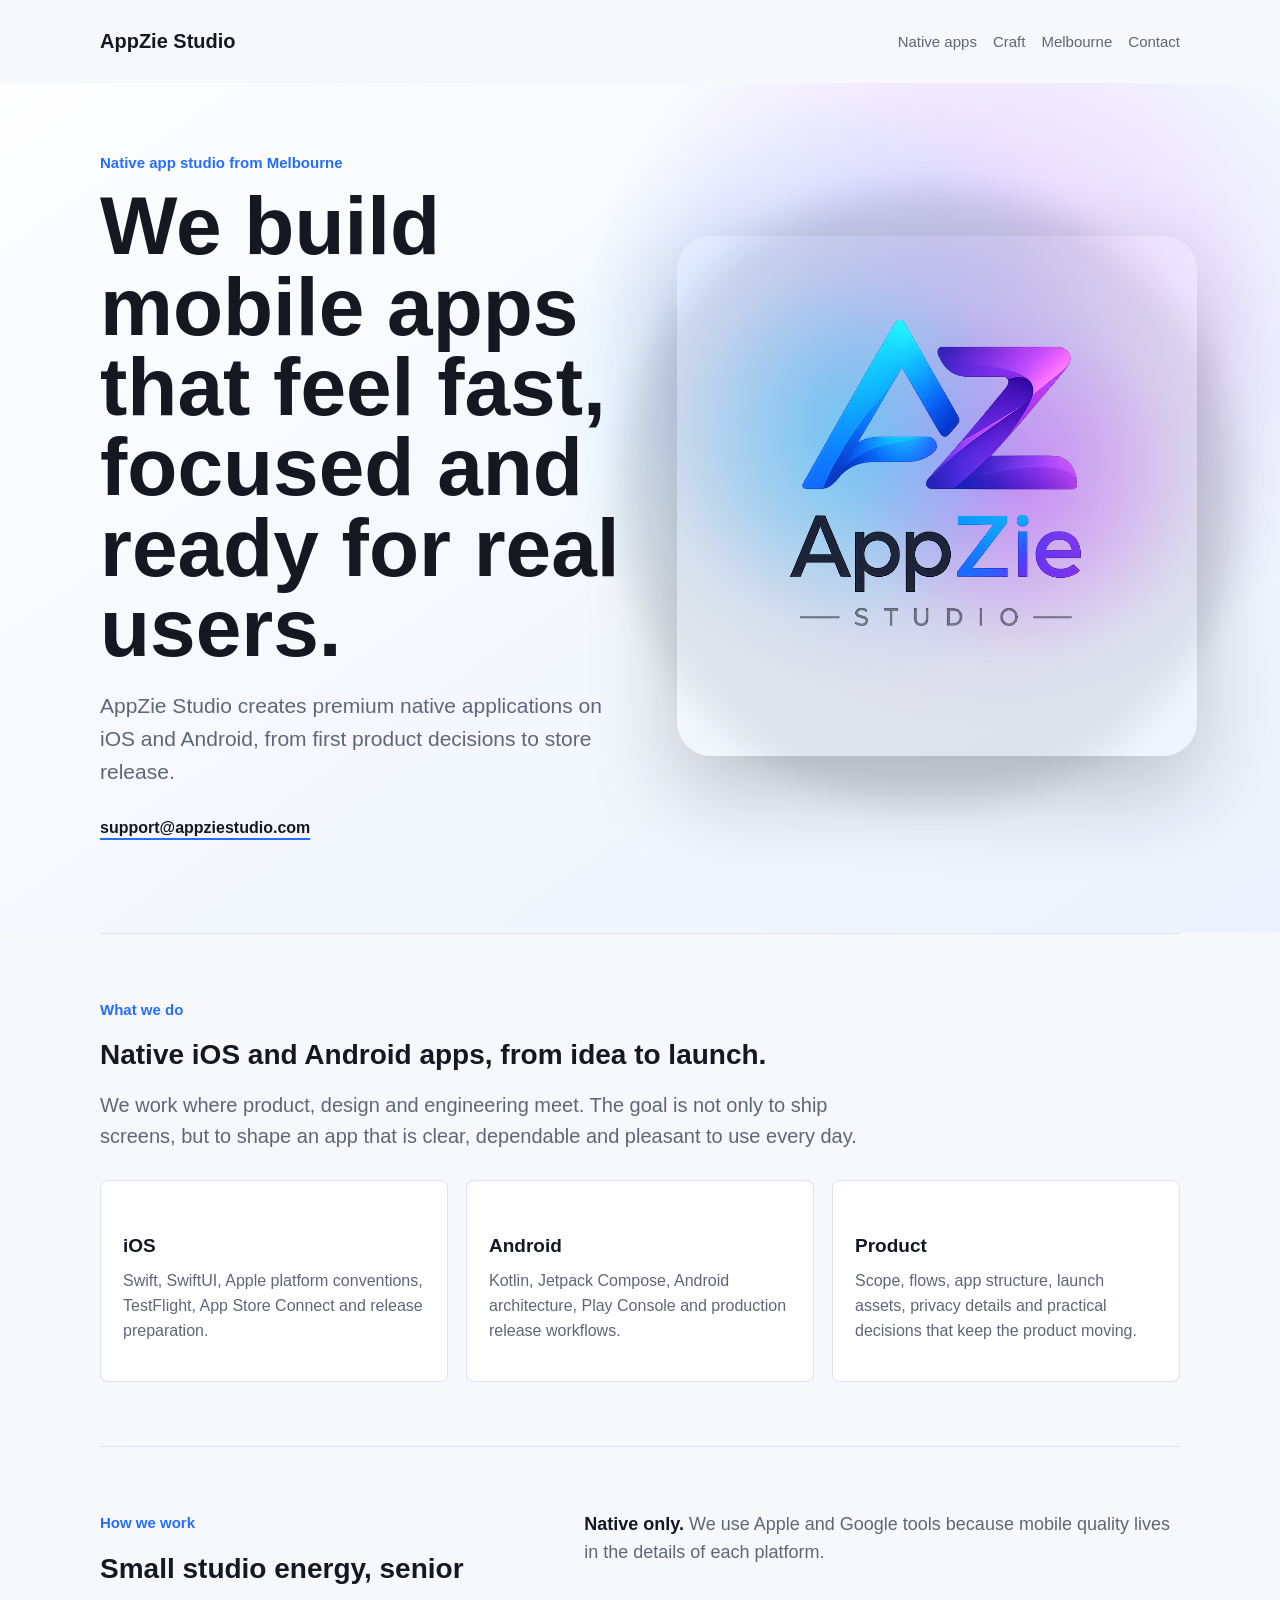
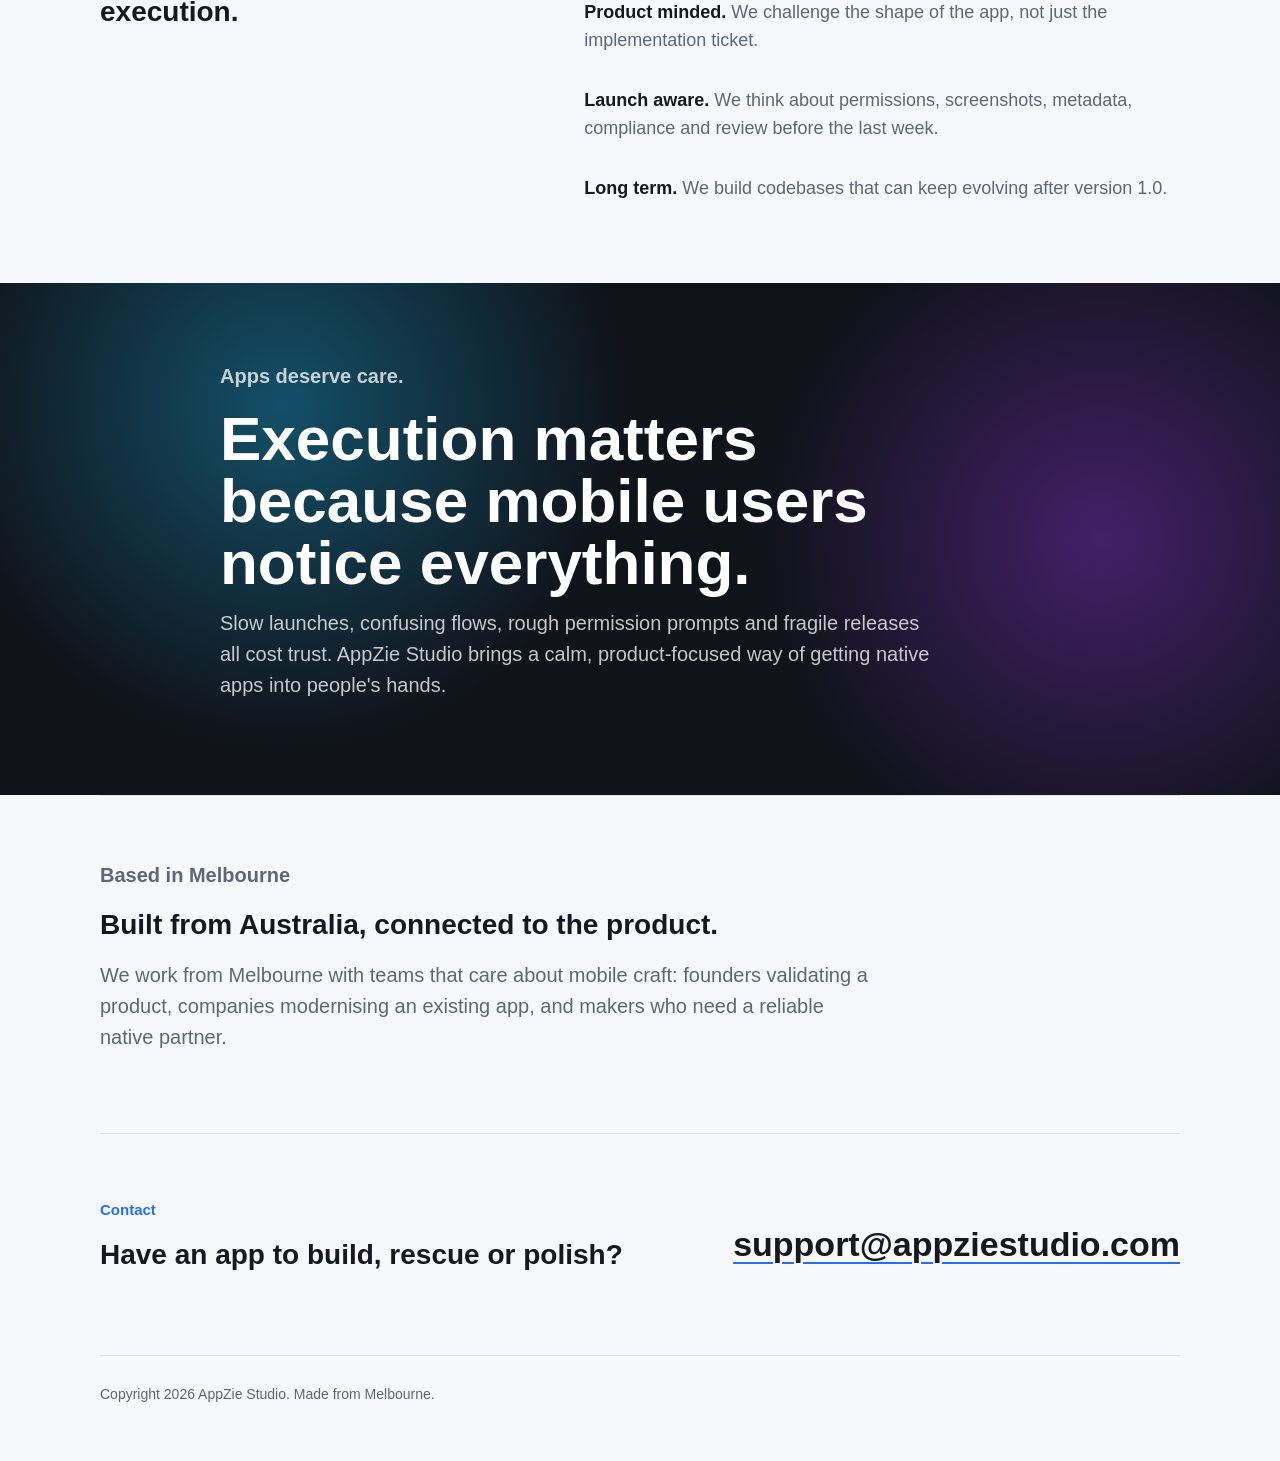
<file: appzie/index.html>
<!doctype html>
<html lang="en">
  <head>
    <meta charset="utf-8">
    <meta name="viewport" content="width=device-width, initial-scale=1">
    <title>AppZie Studio</title>
    <meta name="description" content="AppZie Studio is a Melbourne native app studio building premium iOS and Android products.">
    <link rel="stylesheet" href="./styles.css">
  </head>
  <body>
    <main>
      <nav class="nav page" aria-label="Main navigation">
        <a class="brand" href="./index.html">AppZie Studio</a>
        <div class="links">
          <a href="#native">Native apps</a>
          <a href="#craft">Craft</a>
          <a href="#melbourne">Melbourne</a>
          <a href="mailto:support@appziestudio.com">Contact</a>
        </div>
      </nav>

      <section class="studio-hero">
        <div class="page hero-layout">
          <div class="hero-copy">
            <p class="eyebrow">Native app studio from Melbourne</p>
            <h1>We build mobile apps that feel fast, focused and ready for real users.</h1>
            <p class="lead">
              AppZie Studio creates premium native applications on iOS and Android, from first product decisions to store release.
            </p>
            <a class="text-link" href="mailto:support@appziestudio.com">support@appziestudio.com</a>
          </div>
          <div class="logo-stage" aria-label="AppZie Studio logo">
            <img class="hero-logo" src="./assets/appzie-logo.png" alt="AppZie Studio logo">
          </div>
        </div>
      </section>

      <section class="section page" id="native">
        <div class="section-heading">
          <p class="eyebrow">What we do</p>
          <h2>Native iOS and Android apps, from idea to launch.</h2>
          <p>
            We work where product, design and engineering meet. The goal is not only to ship screens, but to shape an app that is clear, dependable and pleasant to use every day.
          </p>
        </div>

        <div class="grid">
          <article class="card">
            <h3>iOS</h3>
            <p>Swift, SwiftUI, Apple platform conventions, TestFlight, App Store Connect and release preparation.</p>
          </article>
          <article class="card">
            <h3>Android</h3>
            <p>Kotlin, Jetpack Compose, Android architecture, Play Console and production release workflows.</p>
          </article>
          <article class="card">
            <h3>Product</h3>
            <p>Scope, flows, app structure, launch assets, privacy details and practical decisions that keep the product moving.</p>
          </article>
        </div>
      </section>

      <section class="section page" id="craft">
        <div class="split">
          <div>
            <p class="eyebrow">How we work</p>
            <h2>Small studio energy, senior execution.</h2>
          </div>
          <div class="stack-list">
            <p><strong>Native only.</strong> We use Apple and Google tools because mobile quality lives in the details of each platform.</p>
            <p><strong>Product minded.</strong> We challenge the shape of the app, not just the implementation ticket.</p>
            <p><strong>Launch aware.</strong> We think about permissions, screenshots, metadata, compliance and review before the last week.</p>
            <p><strong>Long term.</strong> We build codebases that can keep evolving after version 1.0.</p>
          </div>
        </div>
      </section>

      <section class="signature-band">
        <div class="page signature-layout">
          <p class="signature-kicker">Apps deserve care.</p>
          <h2>Execution matters because mobile users notice everything.</h2>
          <p>
            Slow launches, confusing flows, rough permission prompts and fragile releases all cost trust. AppZie Studio brings a calm, product-focused way of getting native apps into people's hands.
          </p>
        </div>
      </section>

      <section class="section page" id="melbourne">
        <div class="melbourne">
          <p class="eyebrow">Based in Melbourne</p>
          <h2>Built from Australia, connected to the product.</h2>
          <p>
            We work from Melbourne with teams that care about mobile craft: founders validating a product, companies modernising an existing app, and makers who need a reliable native partner.
          </p>
        </div>
      </section>

      <section class="section page contact-section">
        <div>
          <p class="eyebrow">Contact</p>
          <h2>Have an app to build, rescue or polish?</h2>
        </div>
        <a class="contact-email" href="mailto:support@appziestudio.com">support@appziestudio.com</a>
      </section>

      <footer class="footer page">
        <p>Copyright 2026 AppZie Studio. Made from Melbourne.</p>
      </footer>
    </main>
  </body>
</html>
</file>
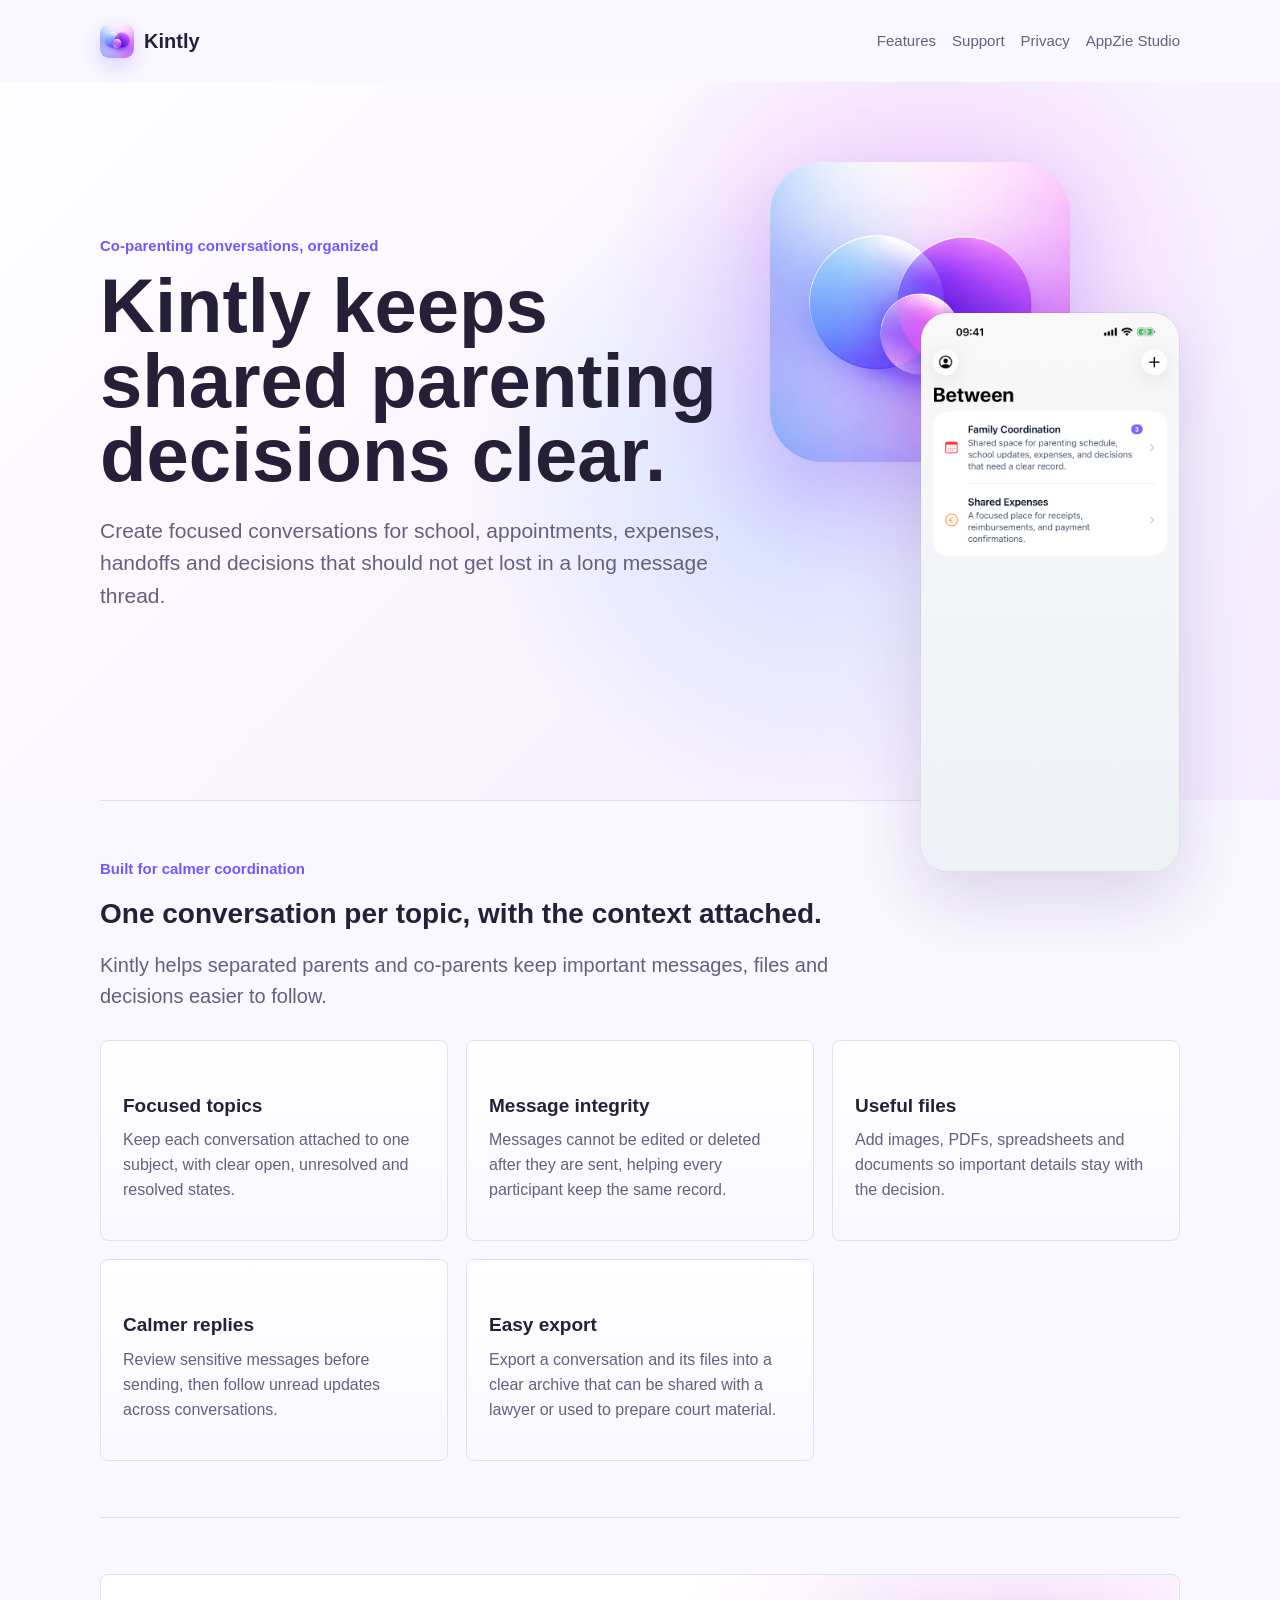
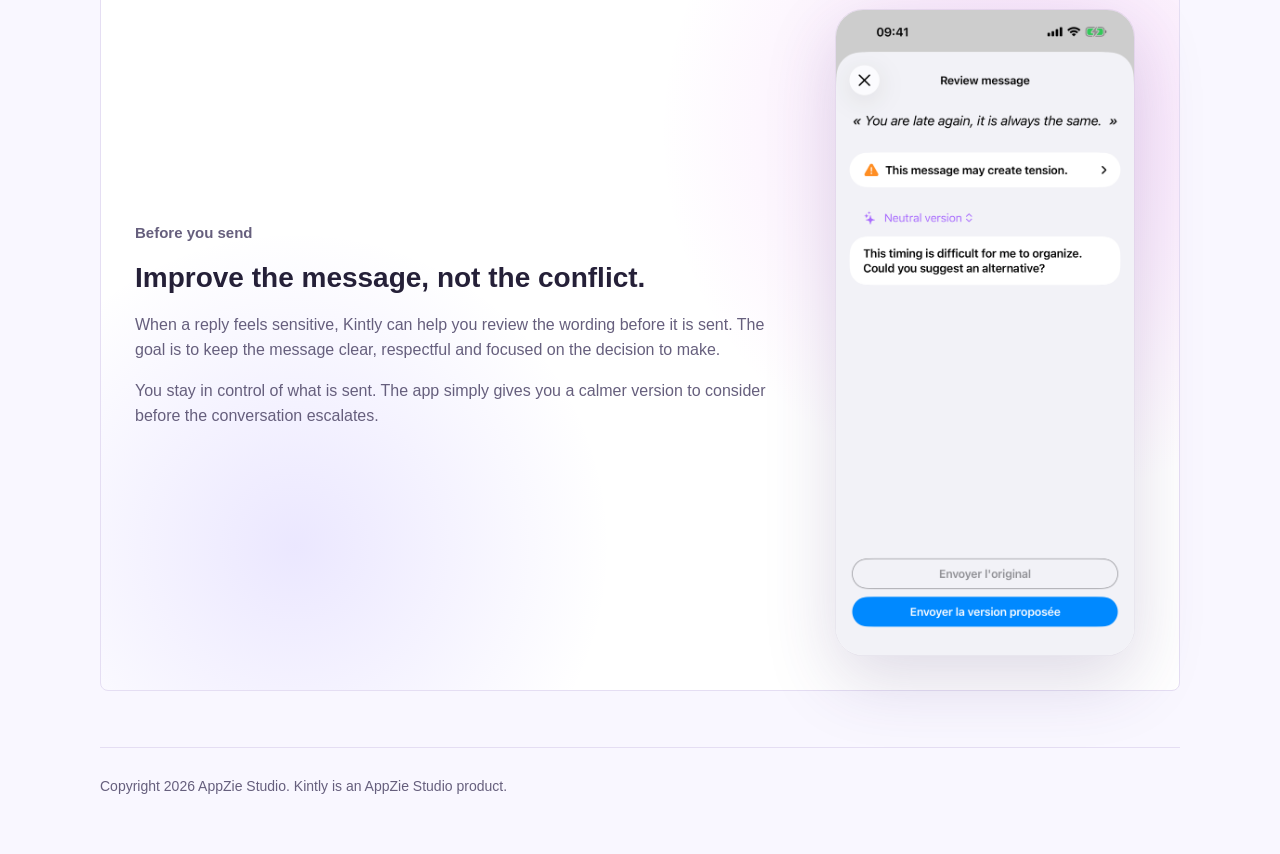
<file: docs/index.html>
<!doctype html>
<html lang="en">
  <head>
    <meta charset="utf-8">
    <meta name="viewport" content="width=device-width, initial-scale=1">
    <title>Kintly</title>
    <meta name="description" content="Kintly helps co-parents keep important conversations organized, calmer and easier to follow.">
    <link rel="stylesheet" href="./styles.css">
  </head>
  <body>
    <main>
      <nav class="nav page" aria-label="Main navigation">
        <a class="brand brand-with-icon" href="./index.html">
          <img src="./assets/between-logo.png" alt="" aria-hidden="true">
          <span>Kintly</span>
        </a>
        <div class="links">
          <a href="#features">Features</a>
          <a href="./support.html">Support</a>
          <a href="./privacy.html">Privacy</a>
          <a href="./appzie/">AppZie Studio</a>
        </div>
      </nav>

      <section class="between-hero">
        <div class="page between-hero-layout">
          <div>
            <p class="eyebrow">Co-parenting conversations, organized</p>
            <h1>Kintly keeps shared parenting decisions clear.</h1>
            <p class="lead">
              Create focused conversations for school, appointments, expenses, handoffs and decisions that should not get lost in a long message thread.
            </p>
          </div>
          <div class="between-visual" aria-label="Kintly product visuals">
            <img class="between-logo-hero" src="./assets/between-logo.png" alt="Kintly logo">
            <img class="between-shot between-shot-main" src="./assets/between-list.png" alt="Kintly conversation list screenshot">
          </div>
        </div>
      </section>

      <section class="section page" id="features">
        <div class="section-heading">
          <p class="eyebrow">Built for calmer coordination</p>
          <h2>One conversation per topic, with the context attached.</h2>
          <p>
            Kintly helps separated parents and co-parents keep important messages, files and decisions easier to follow.
          </p>
        </div>

        <div class="grid">
          <article class="card">
            <h3>Focused topics</h3>
            <p>Keep each conversation attached to one subject, with clear open, unresolved and resolved states.</p>
          </article>
          <article class="card">
            <h3>Message integrity</h3>
            <p>Messages cannot be edited or deleted after they are sent, helping every participant keep the same record.</p>
          </article>
          <article class="card">
            <h3>Useful files</h3>
            <p>Add images, PDFs, spreadsheets and documents so important details stay with the decision.</p>
          </article>
          <article class="card">
            <h3>Calmer replies</h3>
            <p>Review sensitive messages before sending, then follow unread updates across conversations.</p>
          </article>
          <article class="card">
            <h3>Easy export</h3>
            <p>Export a conversation and its files into a clear archive that can be shared with a lawyer or used to prepare court material.</p>
          </article>
        </div>
      </section>

      <section class="section page">
        <div class="message-help">
          <div>
            <p class="eyebrow">Before you send</p>
            <h2>Improve the message, not the conflict.</h2>
            <p>
              When a reply feels sensitive, Kintly can help you review the wording before it is sent. The goal is to keep the message clear, respectful and focused on the decision to make.
            </p>
            <p>
              You stay in control of what is sent. The app simply gives you a calmer version to consider before the conversation escalates.
            </p>
          </div>
          <img class="message-help-image" src="./assets/between-message-help.png" alt="Kintly message writing help screenshot">
        </div>
      </section>

      <footer class="footer page">
        <p>Copyright 2026 AppZie Studio. Kintly is an AppZie Studio product.</p>
      </footer>
    </main>
  </body>
</html>
</file>
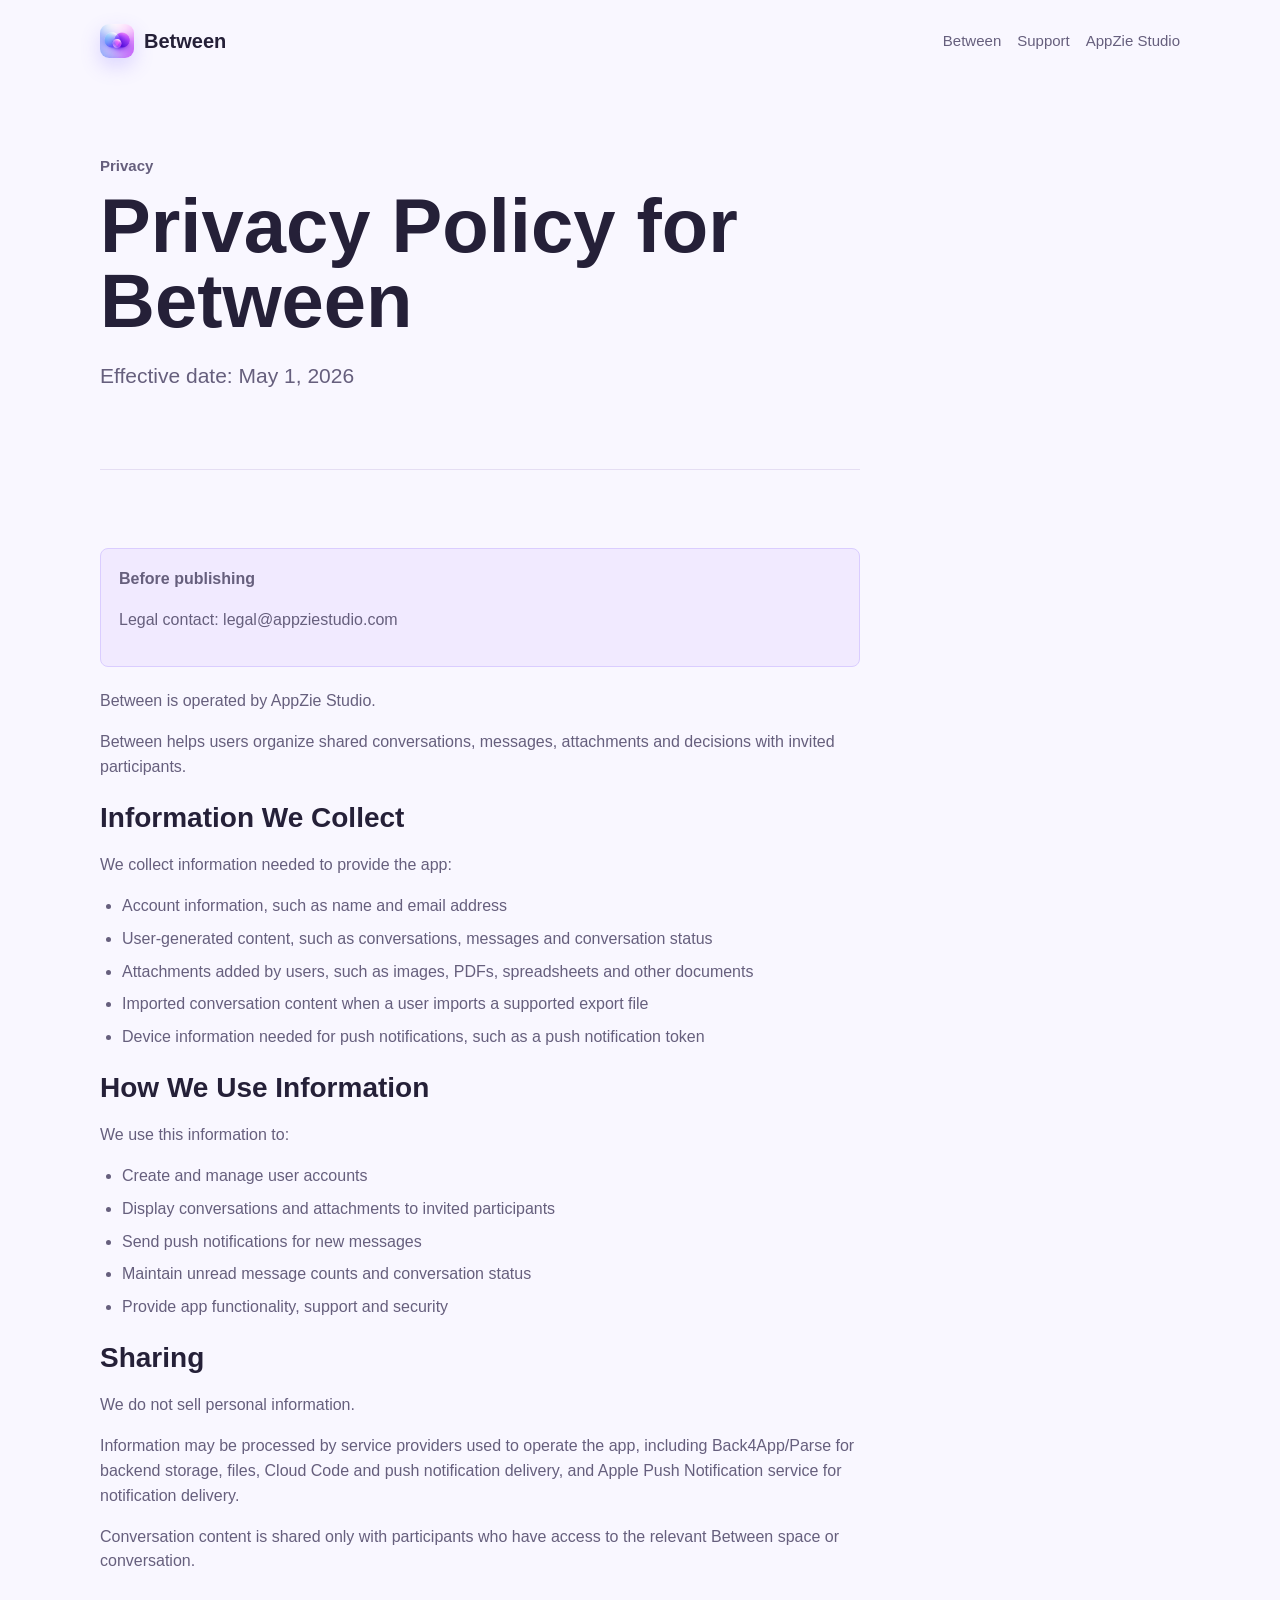
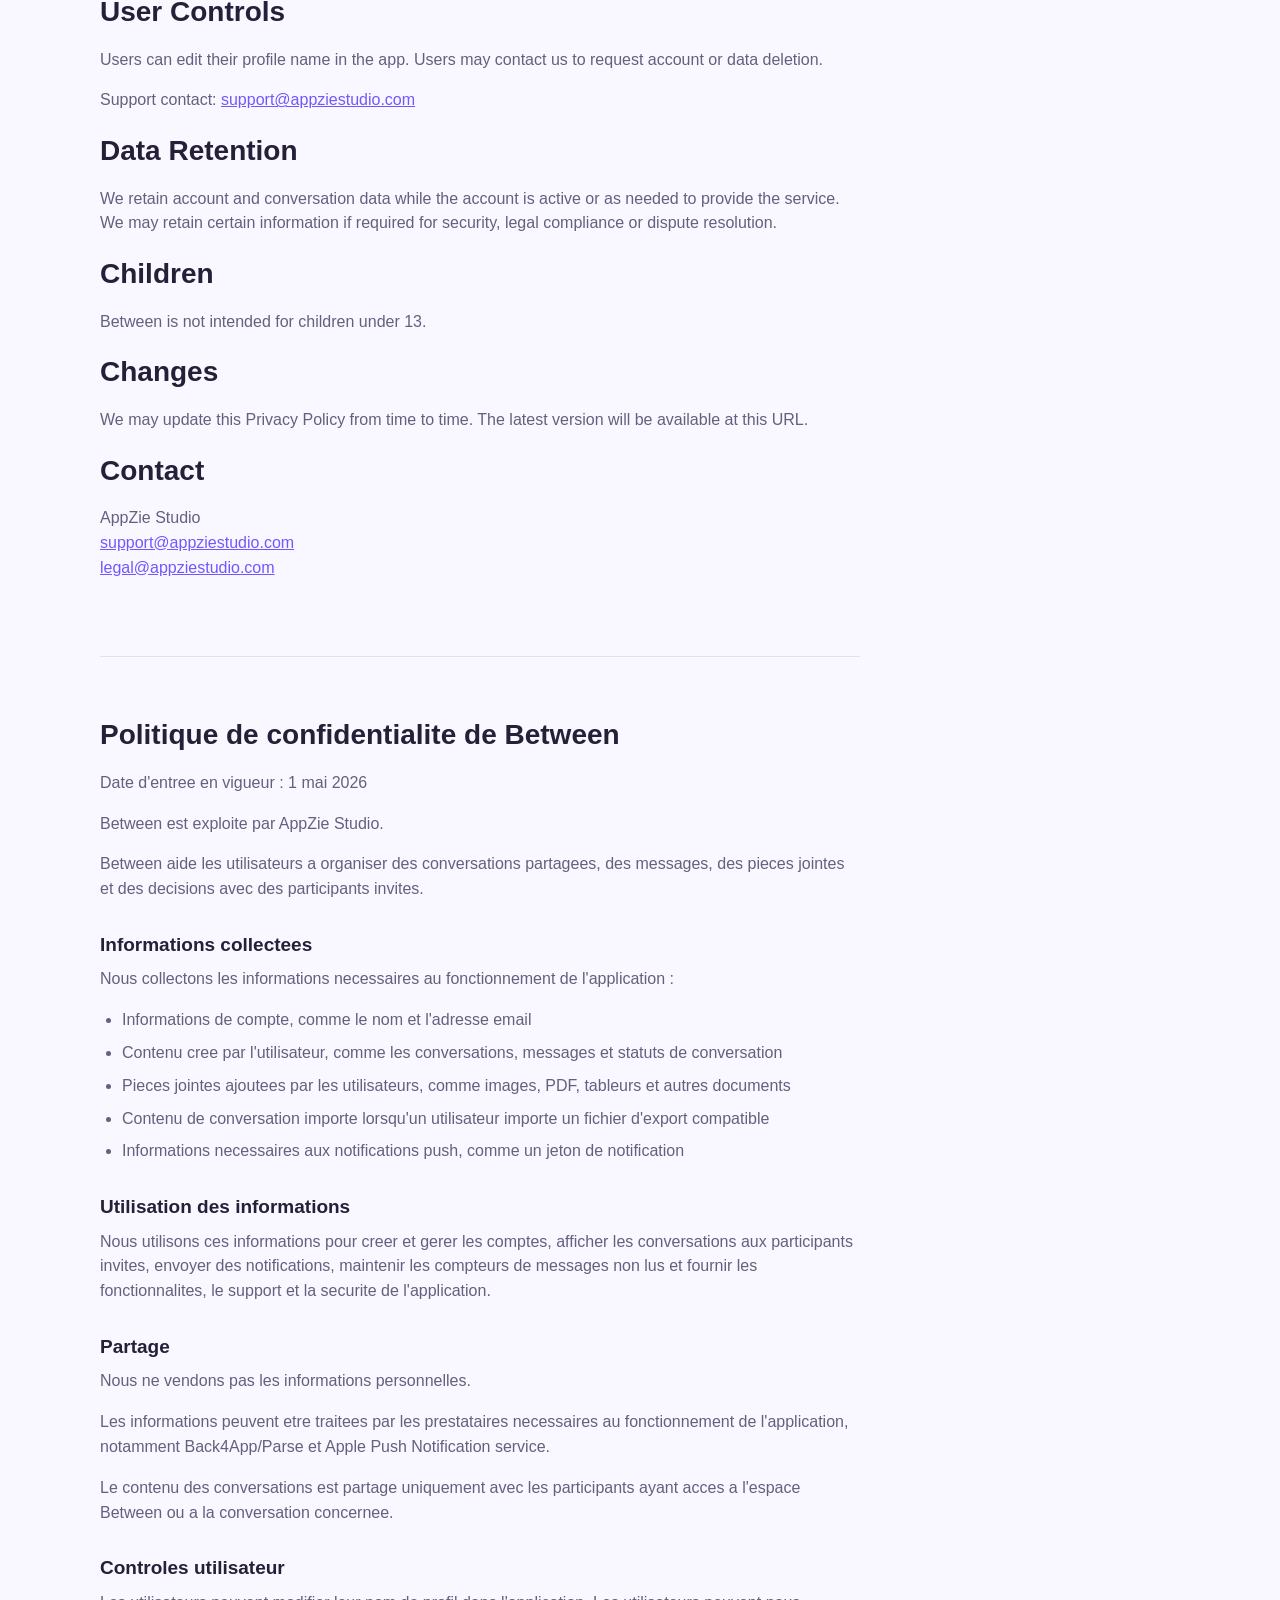
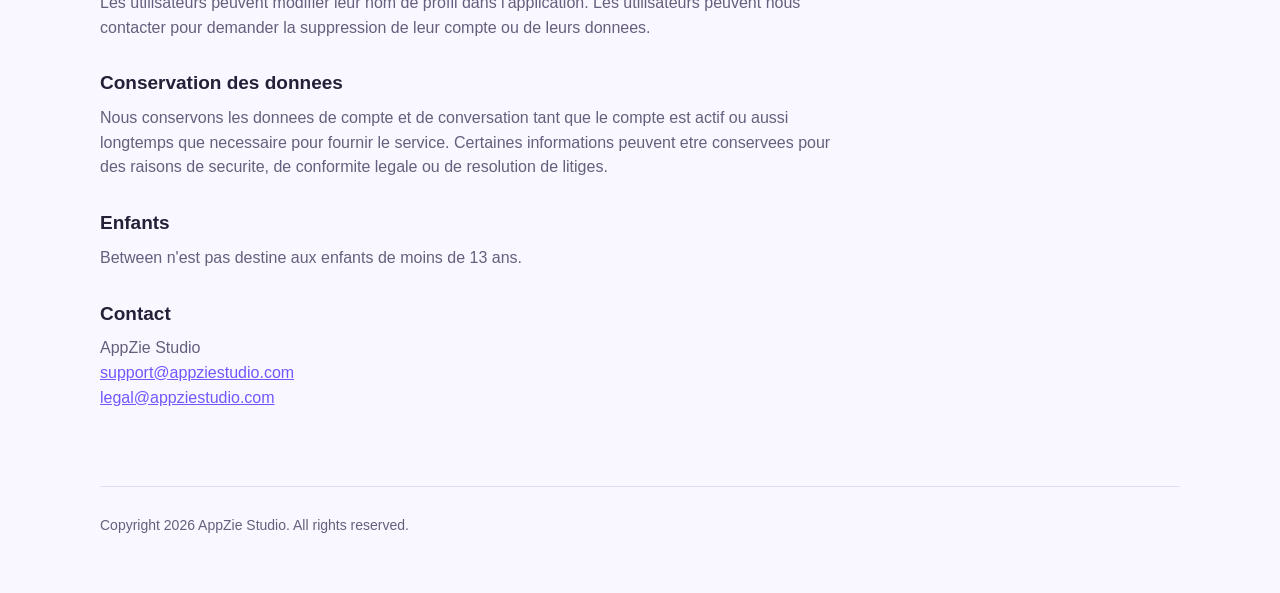
<file: between/privacy.html>
<!doctype html>
<html lang="en">
  <head>
    <meta charset="utf-8">
    <meta name="viewport" content="width=device-width, initial-scale=1">
    <title>Between Privacy Policy</title>
    <meta name="description" content="Privacy policy for Between.">
    <link rel="stylesheet" href="./styles.css">
  </head>
  <body>
    <main class="page">
      <nav class="nav" aria-label="Main navigation">
        <a class="brand brand-with-icon" href="./index.html">
          <img src="./assets/between-logo.png" alt="" aria-hidden="true">
          <span>Between</span>
        </a>
        <div class="links">
          <a href="./index.html">Between</a>
          <a href="./support.html">Support</a>
          <a href="../appzie/">AppZie Studio</a>
        </div>
      </nav>

      <section class="hero document">
        <p class="eyebrow">Privacy</p>
        <h1>Privacy Policy for Between</h1>
        <p class="lead">Effective date: May 1, 2026</p>
      </section>

      <section class="section document">
        <div class="notice">
          <p><strong>Before publishing</strong></p>
          <p>Legal contact: legal@appziestudio.com</p>
        </div>

        <p>Between is operated by AppZie Studio.</p>
        <p>Between helps users organize shared conversations, messages, attachments and decisions with invited participants.</p>

        <h2>Information We Collect</h2>
        <p>We collect information needed to provide the app:</p>
        <ul>
          <li>Account information, such as name and email address</li>
          <li>User-generated content, such as conversations, messages and conversation status</li>
          <li>Attachments added by users, such as images, PDFs, spreadsheets and other documents</li>
          <li>Imported conversation content when a user imports a supported export file</li>
          <li>Device information needed for push notifications, such as a push notification token</li>
        </ul>

        <h2>How We Use Information</h2>
        <p>We use this information to:</p>
        <ul>
          <li>Create and manage user accounts</li>
          <li>Display conversations and attachments to invited participants</li>
          <li>Send push notifications for new messages</li>
          <li>Maintain unread message counts and conversation status</li>
          <li>Provide app functionality, support and security</li>
        </ul>

        <h2>Sharing</h2>
        <p>We do not sell personal information.</p>
        <p>Information may be processed by service providers used to operate the app, including Back4App/Parse for backend storage, files, Cloud Code and push notification delivery, and Apple Push Notification service for notification delivery.</p>
        <p>Conversation content is shared only with participants who have access to the relevant Between space or conversation.</p>

        <h2>User Controls</h2>
        <p>Users can edit their profile name in the app. Users may contact us to request account or data deletion.</p>
        <p>Support contact: <a href="mailto:support@appziestudio.com">support@appziestudio.com</a></p>

        <h2>Data Retention</h2>
        <p>We retain account and conversation data while the account is active or as needed to provide the service. We may retain certain information if required for security, legal compliance or dispute resolution.</p>

        <h2>Children</h2>
        <p>Between is not intended for children under 13.</p>

        <h2>Changes</h2>
        <p>We may update this Privacy Policy from time to time. The latest version will be available at this URL.</p>

        <h2>Contact</h2>
        <p>AppZie Studio<br><a href="mailto:support@appziestudio.com">support@appziestudio.com</a><br><a href="mailto:legal@appziestudio.com">legal@appziestudio.com</a></p>
      </section>

      <section class="section document" lang="fr">
        <h2>Politique de confidentialite de Between</h2>
        <p>Date d'entree en vigueur : 1 mai 2026</p>
        <p>Between est exploite par AppZie Studio.</p>
        <p>Between aide les utilisateurs a organiser des conversations partagees, des messages, des pieces jointes et des decisions avec des participants invites.</p>

        <h3>Informations collectees</h3>
        <p>Nous collectons les informations necessaires au fonctionnement de l'application :</p>
        <ul>
          <li>Informations de compte, comme le nom et l'adresse email</li>
          <li>Contenu cree par l'utilisateur, comme les conversations, messages et statuts de conversation</li>
          <li>Pieces jointes ajoutees par les utilisateurs, comme images, PDF, tableurs et autres documents</li>
          <li>Contenu de conversation importe lorsqu'un utilisateur importe un fichier d'export compatible</li>
          <li>Informations necessaires aux notifications push, comme un jeton de notification</li>
        </ul>

        <h3>Utilisation des informations</h3>
        <p>Nous utilisons ces informations pour creer et gerer les comptes, afficher les conversations aux participants invites, envoyer des notifications, maintenir les compteurs de messages non lus et fournir les fonctionnalites, le support et la securite de l'application.</p>

        <h3>Partage</h3>
        <p>Nous ne vendons pas les informations personnelles.</p>
        <p>Les informations peuvent etre traitees par les prestataires necessaires au fonctionnement de l'application, notamment Back4App/Parse et Apple Push Notification service.</p>
        <p>Le contenu des conversations est partage uniquement avec les participants ayant acces a l'espace Between ou a la conversation concernee.</p>

        <h3>Controles utilisateur</h3>
        <p>Les utilisateurs peuvent modifier leur nom de profil dans l'application. Les utilisateurs peuvent nous contacter pour demander la suppression de leur compte ou de leurs donnees.</p>

        <h3>Conservation des donnees</h3>
        <p>Nous conservons les donnees de compte et de conversation tant que le compte est actif ou aussi longtemps que necessaire pour fournir le service. Certaines informations peuvent etre conservees pour des raisons de securite, de conformite legale ou de resolution de litiges.</p>

        <h3>Enfants</h3>
        <p>Between n'est pas destine aux enfants de moins de 13 ans.</p>

        <h3>Contact</h3>
        <p>AppZie Studio<br><a href="mailto:support@appziestudio.com">support@appziestudio.com</a><br><a href="mailto:legal@appziestudio.com">legal@appziestudio.com</a></p>
      </section>

      <footer class="footer">
        <p>Copyright 2026 AppZie Studio. All rights reserved.</p>
      </footer>
    </main>
  </body>
</html>
</file>
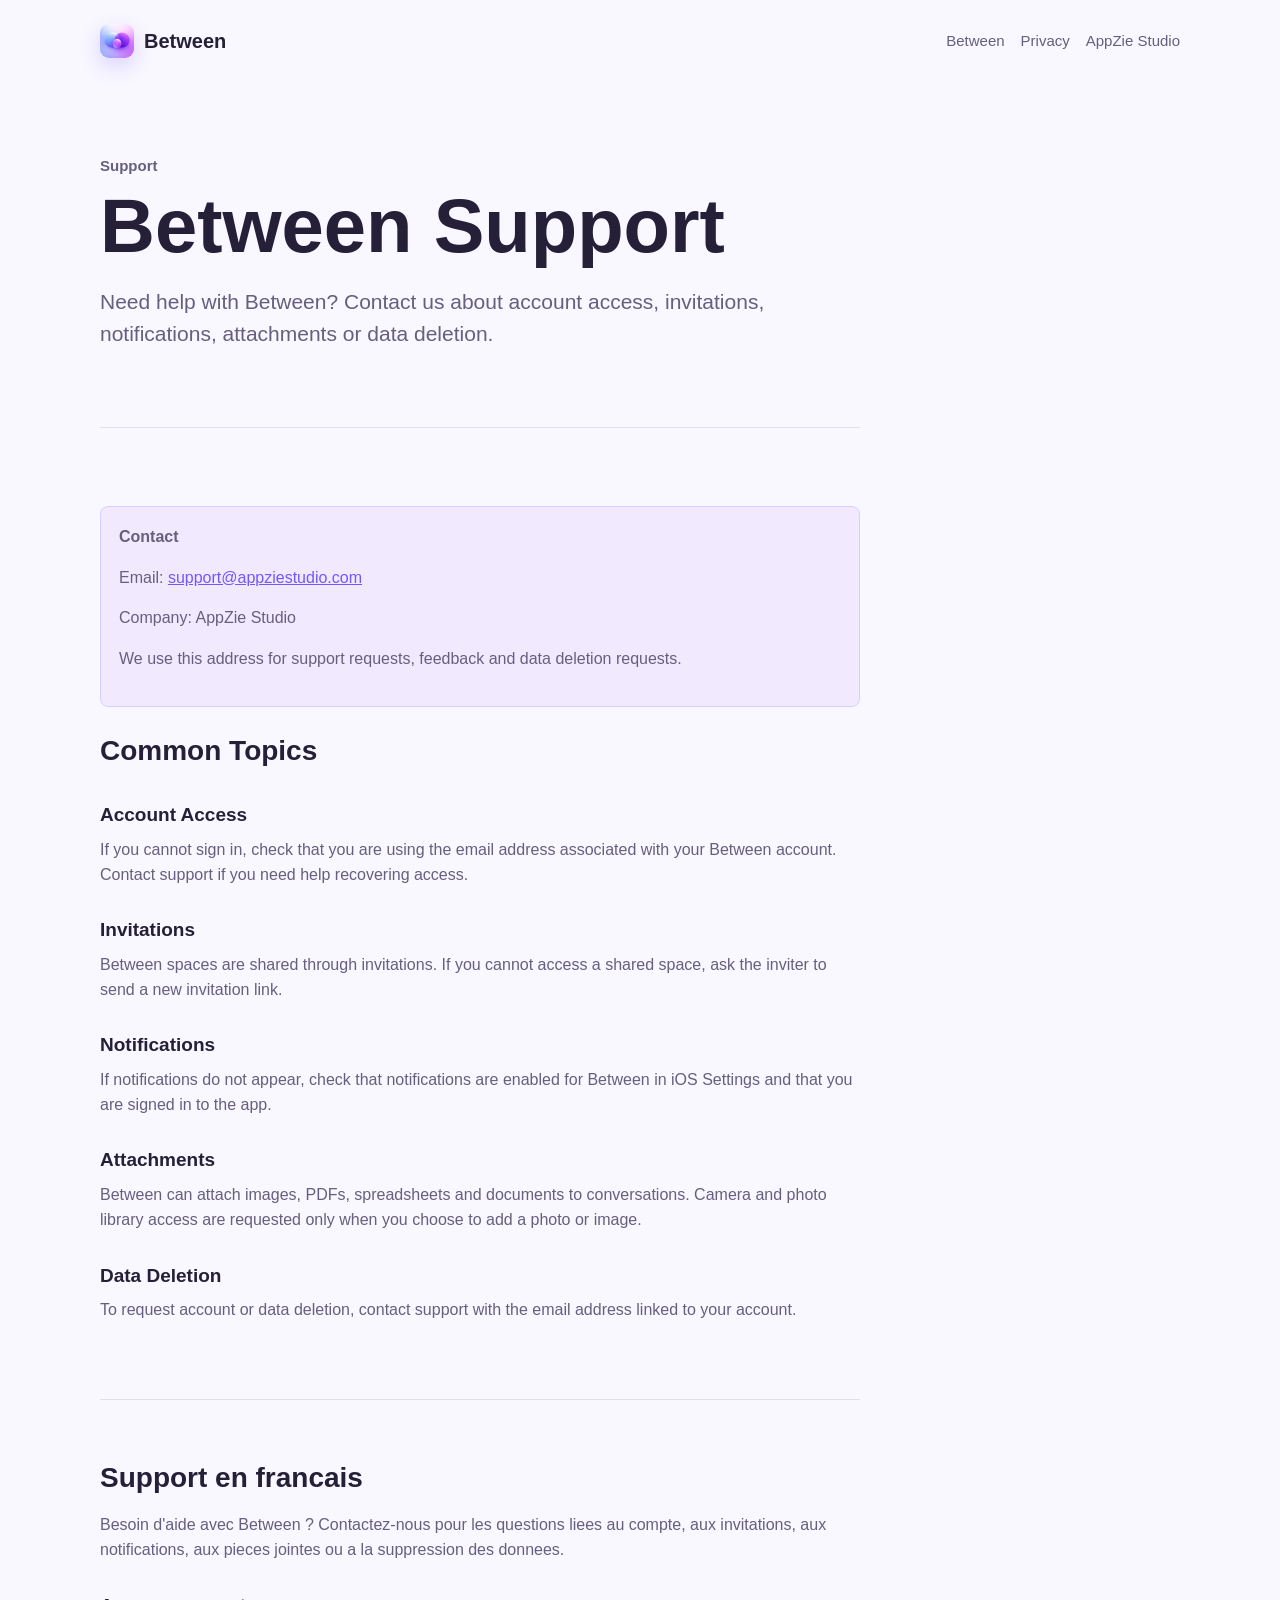
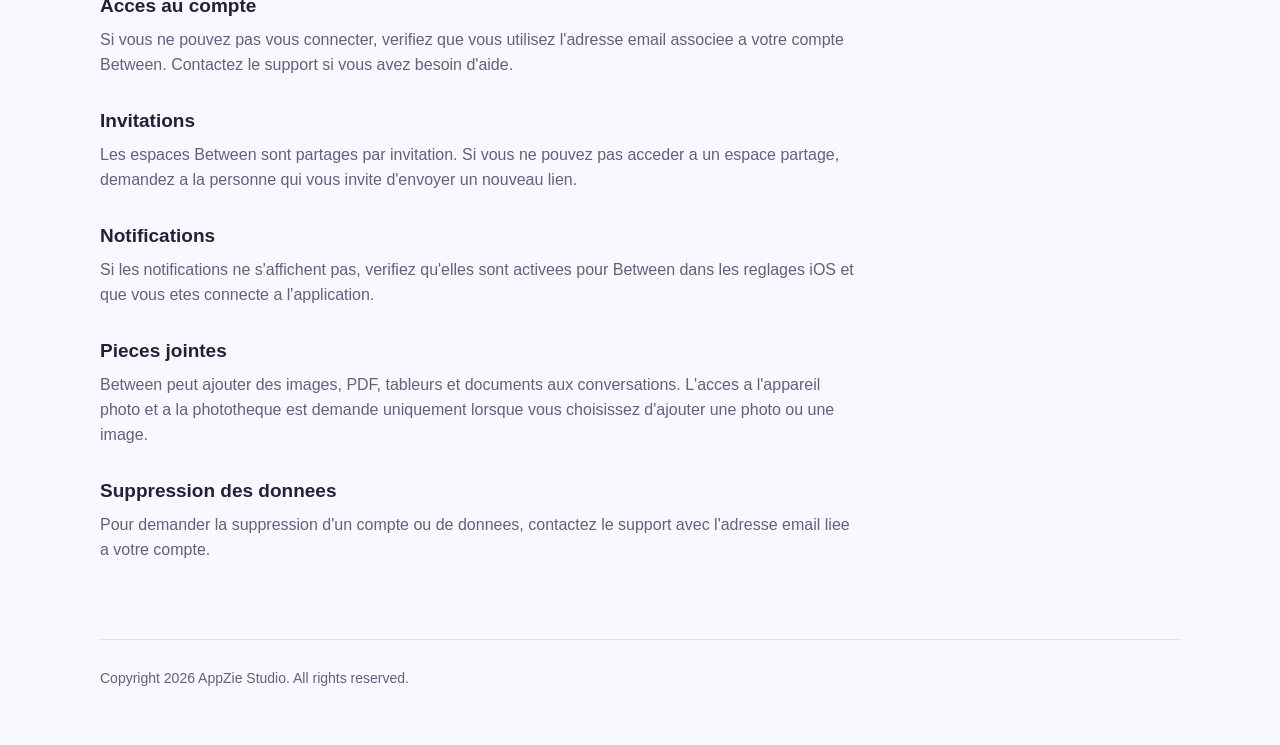
<file: between/support.html>
<!doctype html>
<html lang="en">
  <head>
    <meta charset="utf-8">
    <meta name="viewport" content="width=device-width, initial-scale=1">
    <title>Between Support</title>
    <meta name="description" content="Support information for Between.">
    <link rel="stylesheet" href="./styles.css">
  </head>
  <body>
    <main class="page">
      <nav class="nav" aria-label="Main navigation">
        <a class="brand brand-with-icon" href="./index.html">
          <img src="./assets/between-logo.png" alt="" aria-hidden="true">
          <span>Between</span>
        </a>
        <div class="links">
          <a href="./index.html">Between</a>
          <a href="./privacy.html">Privacy</a>
          <a href="../appzie/">AppZie Studio</a>
        </div>
      </nav>

      <section class="hero document">
        <p class="eyebrow">Support</p>
        <h1>Between Support</h1>
        <p class="lead">Need help with Between? Contact us about account access, invitations, notifications, attachments or data deletion.</p>
      </section>

      <section class="section document">
        <div class="notice">
          <p><strong>Contact</strong></p>
          <p>Email: <a href="mailto:support@appziestudio.com">support@appziestudio.com</a></p>
          <p>Company: AppZie Studio</p>
          <p class="muted">We use this address for support requests, feedback and data deletion requests.</p>
        </div>

        <h2>Common Topics</h2>
        <h3>Account Access</h3>
        <p>If you cannot sign in, check that you are using the email address associated with your Between account. Contact support if you need help recovering access.</p>

        <h3>Invitations</h3>
        <p>Between spaces are shared through invitations. If you cannot access a shared space, ask the inviter to send a new invitation link.</p>

        <h3>Notifications</h3>
        <p>If notifications do not appear, check that notifications are enabled for Between in iOS Settings and that you are signed in to the app.</p>

        <h3>Attachments</h3>
        <p>Between can attach images, PDFs, spreadsheets and documents to conversations. Camera and photo library access are requested only when you choose to add a photo or image.</p>

        <h3>Data Deletion</h3>
        <p>To request account or data deletion, contact support with the email address linked to your account.</p>
      </section>

      <section class="section document" lang="fr">
        <h2>Support en francais</h2>
        <p>Besoin d'aide avec Between ? Contactez-nous pour les questions liees au compte, aux invitations, aux notifications, aux pieces jointes ou a la suppression des donnees.</p>

        <h3>Acces au compte</h3>
        <p>Si vous ne pouvez pas vous connecter, verifiez que vous utilisez l'adresse email associee a votre compte Between. Contactez le support si vous avez besoin d'aide.</p>

        <h3>Invitations</h3>
        <p>Les espaces Between sont partages par invitation. Si vous ne pouvez pas acceder a un espace partage, demandez a la personne qui vous invite d'envoyer un nouveau lien.</p>

        <h3>Notifications</h3>
        <p>Si les notifications ne s'affichent pas, verifiez qu'elles sont activees pour Between dans les reglages iOS et que vous etes connecte a l'application.</p>

        <h3>Pieces jointes</h3>
        <p>Between peut ajouter des images, PDF, tableurs et documents aux conversations. L'acces a l'appareil photo et a la phototheque est demande uniquement lorsque vous choisissez d'ajouter une photo ou une image.</p>

        <h3>Suppression des donnees</h3>
        <p>Pour demander la suppression d'un compte ou de donnees, contactez le support avec l'adresse email liee a votre compte.</p>
      </section>

      <footer class="footer">
        <p>Copyright 2026 AppZie Studio. All rights reserved.</p>
      </footer>
    </main>
  </body>
</html>
</file>
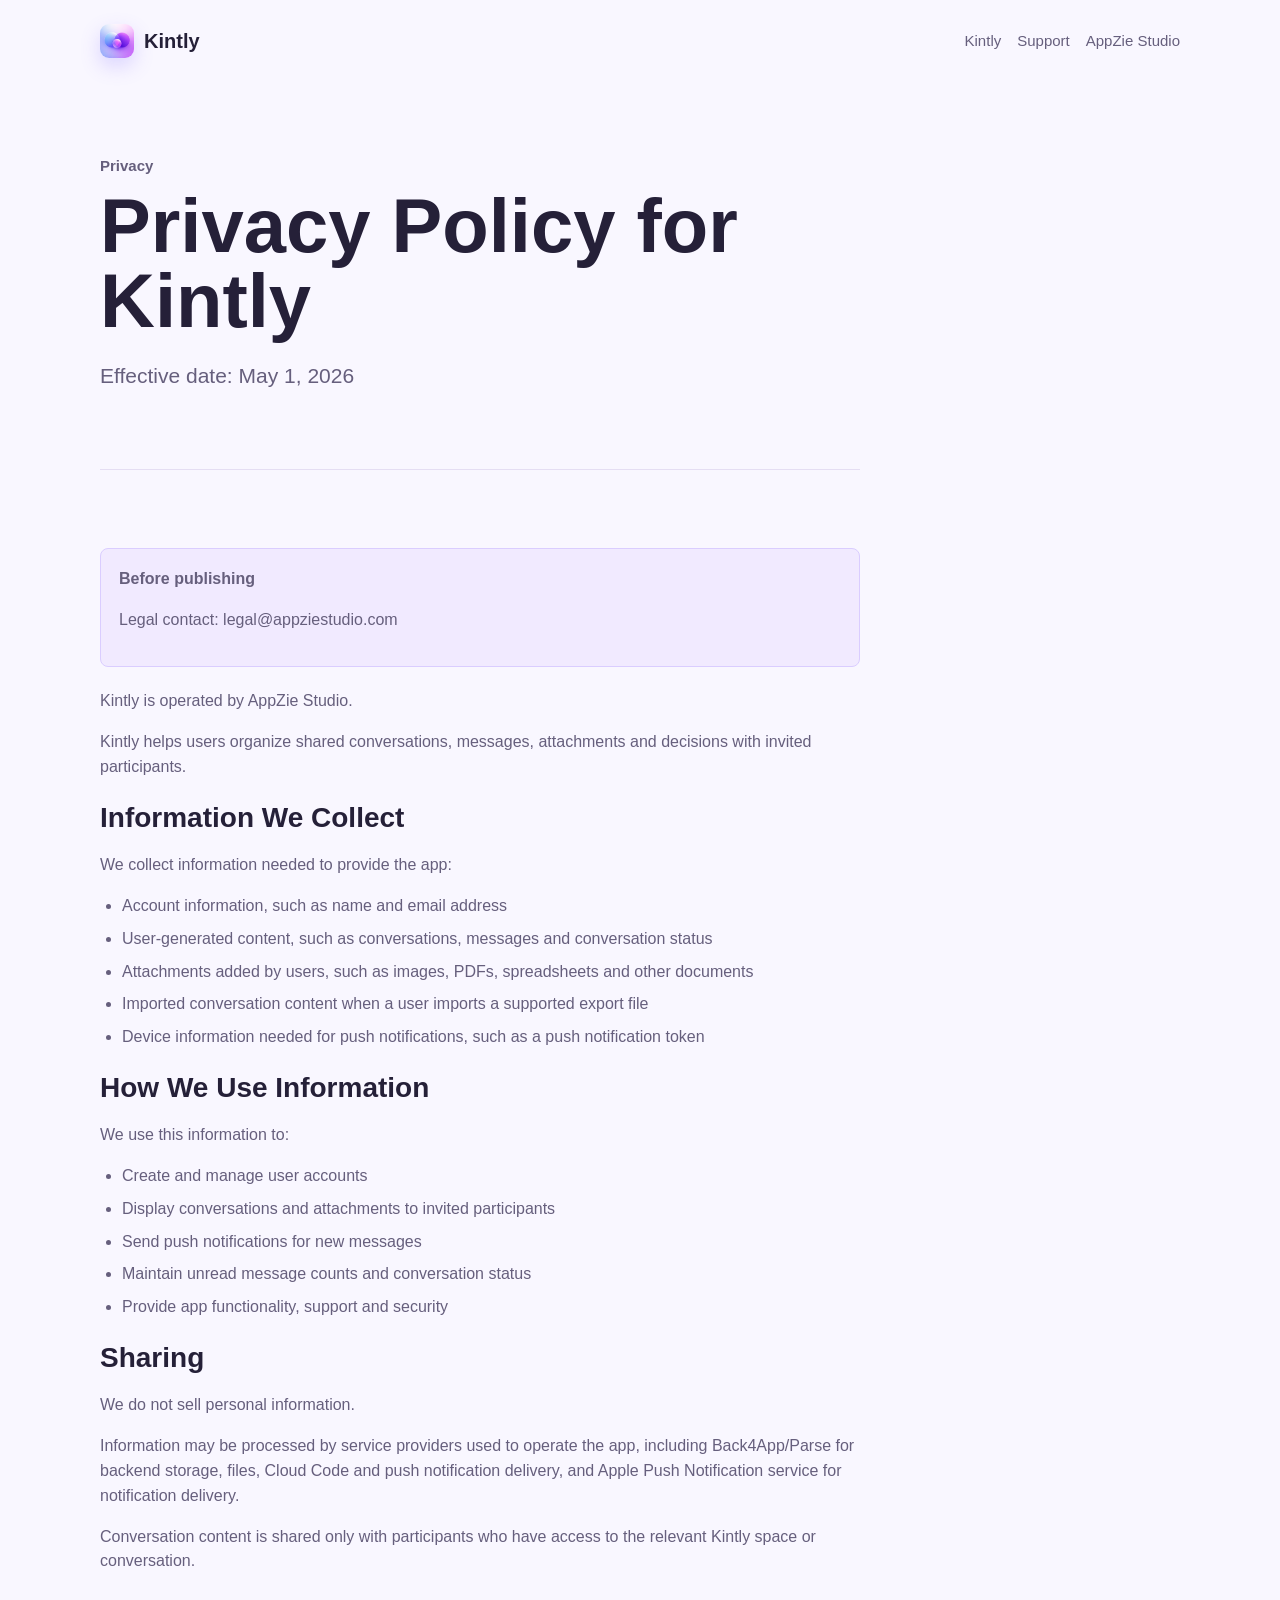
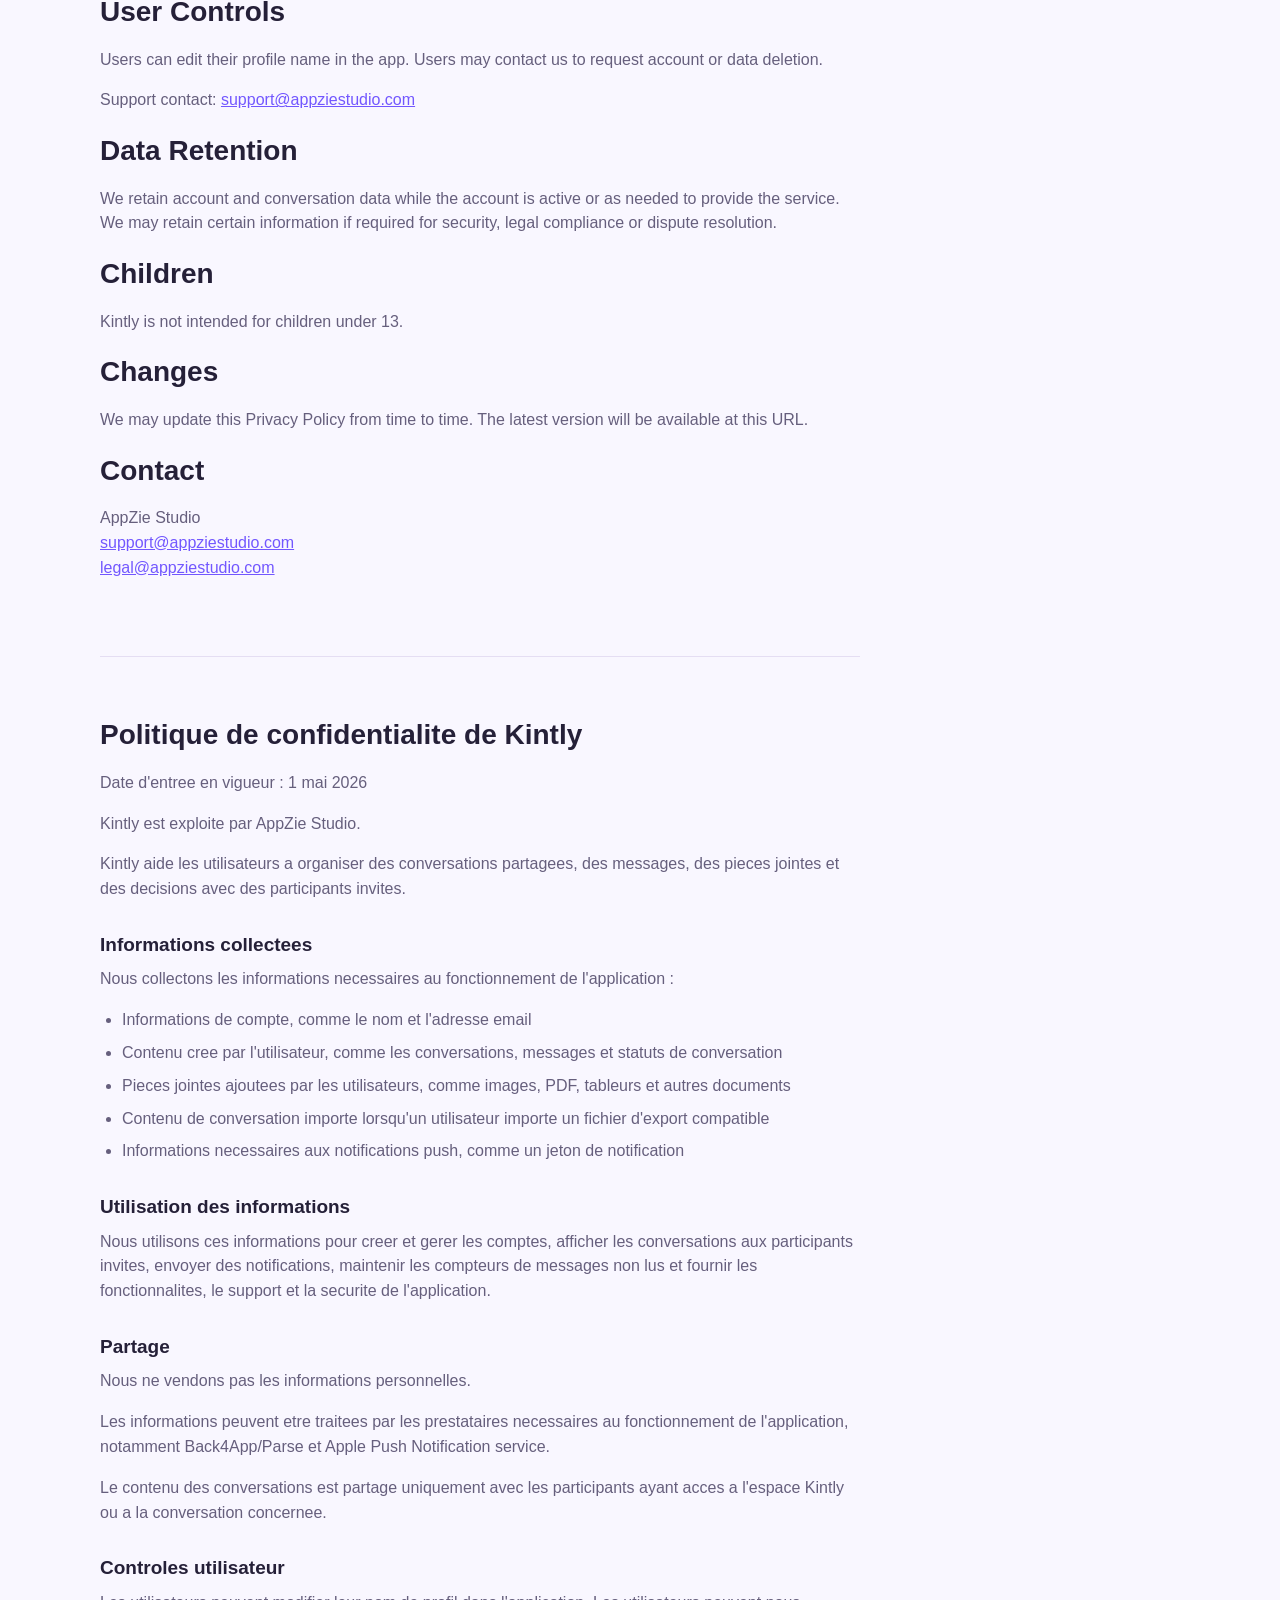
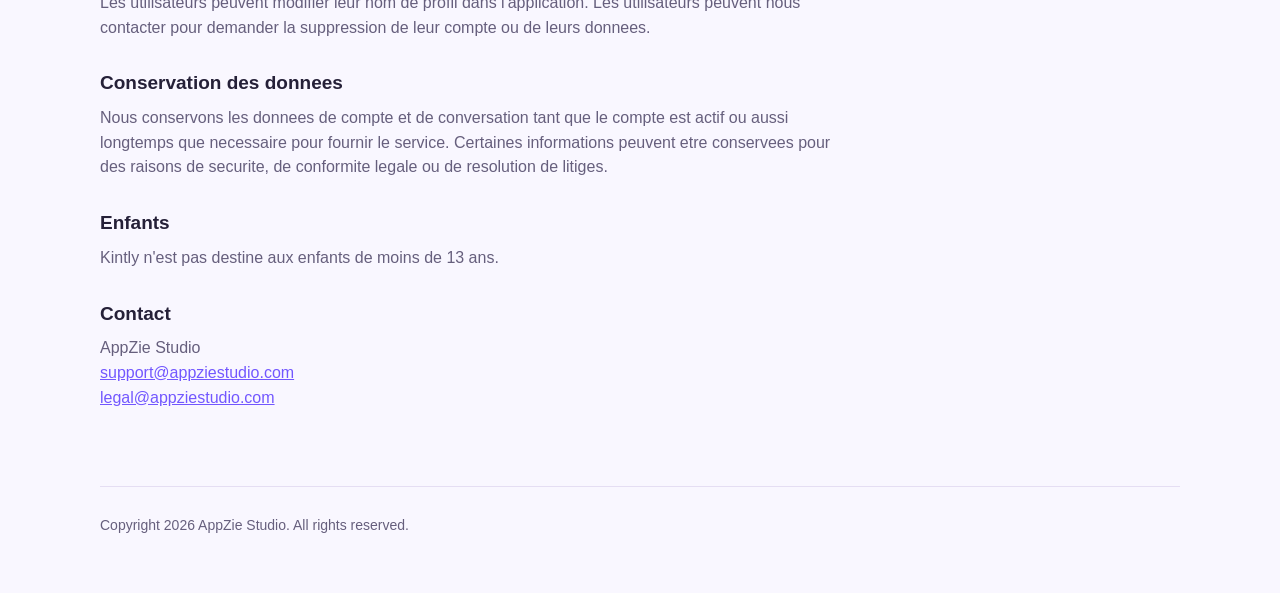
<file: docs/privacy.html>
<!doctype html>
<html lang="en">
  <head>
    <meta charset="utf-8">
    <meta name="viewport" content="width=device-width, initial-scale=1">
    <title>Kintly Privacy Policy</title>
    <meta name="description" content="Privacy policy for Kintly.">
    <link rel="stylesheet" href="./styles.css">
  </head>
  <body>
    <main class="page">
      <nav class="nav" aria-label="Main navigation">
        <a class="brand brand-with-icon" href="./index.html">
          <img src="./assets/between-logo.png" alt="" aria-hidden="true">
          <span>Kintly</span>
        </a>
        <div class="links">
          <a href="./index.html">Kintly</a>
          <a href="./support.html">Support</a>
          <a href="./appzie/">AppZie Studio</a>
        </div>
      </nav>

      <section class="hero document">
        <p class="eyebrow">Privacy</p>
        <h1>Privacy Policy for Kintly</h1>
        <p class="lead">Effective date: May 1, 2026</p>
      </section>

      <section class="section document">
        <div class="notice">
          <p><strong>Before publishing</strong></p>
          <p>Legal contact: legal@appziestudio.com</p>
        </div>

        <p>Kintly is operated by AppZie Studio.</p>
        <p>Kintly helps users organize shared conversations, messages, attachments and decisions with invited participants.</p>

        <h2>Information We Collect</h2>
        <p>We collect information needed to provide the app:</p>
        <ul>
          <li>Account information, such as name and email address</li>
          <li>User-generated content, such as conversations, messages and conversation status</li>
          <li>Attachments added by users, such as images, PDFs, spreadsheets and other documents</li>
          <li>Imported conversation content when a user imports a supported export file</li>
          <li>Device information needed for push notifications, such as a push notification token</li>
        </ul>

        <h2>How We Use Information</h2>
        <p>We use this information to:</p>
        <ul>
          <li>Create and manage user accounts</li>
          <li>Display conversations and attachments to invited participants</li>
          <li>Send push notifications for new messages</li>
          <li>Maintain unread message counts and conversation status</li>
          <li>Provide app functionality, support and security</li>
        </ul>

        <h2>Sharing</h2>
        <p>We do not sell personal information.</p>
        <p>Information may be processed by service providers used to operate the app, including Back4App/Parse for backend storage, files, Cloud Code and push notification delivery, and Apple Push Notification service for notification delivery.</p>
        <p>Conversation content is shared only with participants who have access to the relevant Kintly space or conversation.</p>

        <h2>User Controls</h2>
        <p>Users can edit their profile name in the app. Users may contact us to request account or data deletion.</p>
        <p>Support contact: <a href="mailto:support@appziestudio.com">support@appziestudio.com</a></p>

        <h2>Data Retention</h2>
        <p>We retain account and conversation data while the account is active or as needed to provide the service. We may retain certain information if required for security, legal compliance or dispute resolution.</p>

        <h2>Children</h2>
        <p>Kintly is not intended for children under 13.</p>

        <h2>Changes</h2>
        <p>We may update this Privacy Policy from time to time. The latest version will be available at this URL.</p>

        <h2>Contact</h2>
        <p>AppZie Studio<br><a href="mailto:support@appziestudio.com">support@appziestudio.com</a><br><a href="mailto:legal@appziestudio.com">legal@appziestudio.com</a></p>
      </section>

      <section class="section document" lang="fr">
        <h2>Politique de confidentialite de Kintly</h2>
        <p>Date d'entree en vigueur : 1 mai 2026</p>
        <p>Kintly est exploite par AppZie Studio.</p>
        <p>Kintly aide les utilisateurs a organiser des conversations partagees, des messages, des pieces jointes et des decisions avec des participants invites.</p>

        <h3>Informations collectees</h3>
        <p>Nous collectons les informations necessaires au fonctionnement de l'application :</p>
        <ul>
          <li>Informations de compte, comme le nom et l'adresse email</li>
          <li>Contenu cree par l'utilisateur, comme les conversations, messages et statuts de conversation</li>
          <li>Pieces jointes ajoutees par les utilisateurs, comme images, PDF, tableurs et autres documents</li>
          <li>Contenu de conversation importe lorsqu'un utilisateur importe un fichier d'export compatible</li>
          <li>Informations necessaires aux notifications push, comme un jeton de notification</li>
        </ul>

        <h3>Utilisation des informations</h3>
        <p>Nous utilisons ces informations pour creer et gerer les comptes, afficher les conversations aux participants invites, envoyer des notifications, maintenir les compteurs de messages non lus et fournir les fonctionnalites, le support et la securite de l'application.</p>

        <h3>Partage</h3>
        <p>Nous ne vendons pas les informations personnelles.</p>
        <p>Les informations peuvent etre traitees par les prestataires necessaires au fonctionnement de l'application, notamment Back4App/Parse et Apple Push Notification service.</p>
        <p>Le contenu des conversations est partage uniquement avec les participants ayant acces a l'espace Kintly ou a la conversation concernee.</p>

        <h3>Controles utilisateur</h3>
        <p>Les utilisateurs peuvent modifier leur nom de profil dans l'application. Les utilisateurs peuvent nous contacter pour demander la suppression de leur compte ou de leurs donnees.</p>

        <h3>Conservation des donnees</h3>
        <p>Nous conservons les donnees de compte et de conversation tant que le compte est actif ou aussi longtemps que necessaire pour fournir le service. Certaines informations peuvent etre conservees pour des raisons de securite, de conformite legale ou de resolution de litiges.</p>

        <h3>Enfants</h3>
        <p>Kintly n'est pas destine aux enfants de moins de 13 ans.</p>

        <h3>Contact</h3>
        <p>AppZie Studio<br><a href="mailto:support@appziestudio.com">support@appziestudio.com</a><br><a href="mailto:legal@appziestudio.com">legal@appziestudio.com</a></p>
      </section>

      <footer class="footer">
        <p>Copyright 2026 AppZie Studio. All rights reserved.</p>
      </footer>
    </main>
  </body>
</html>
</file>
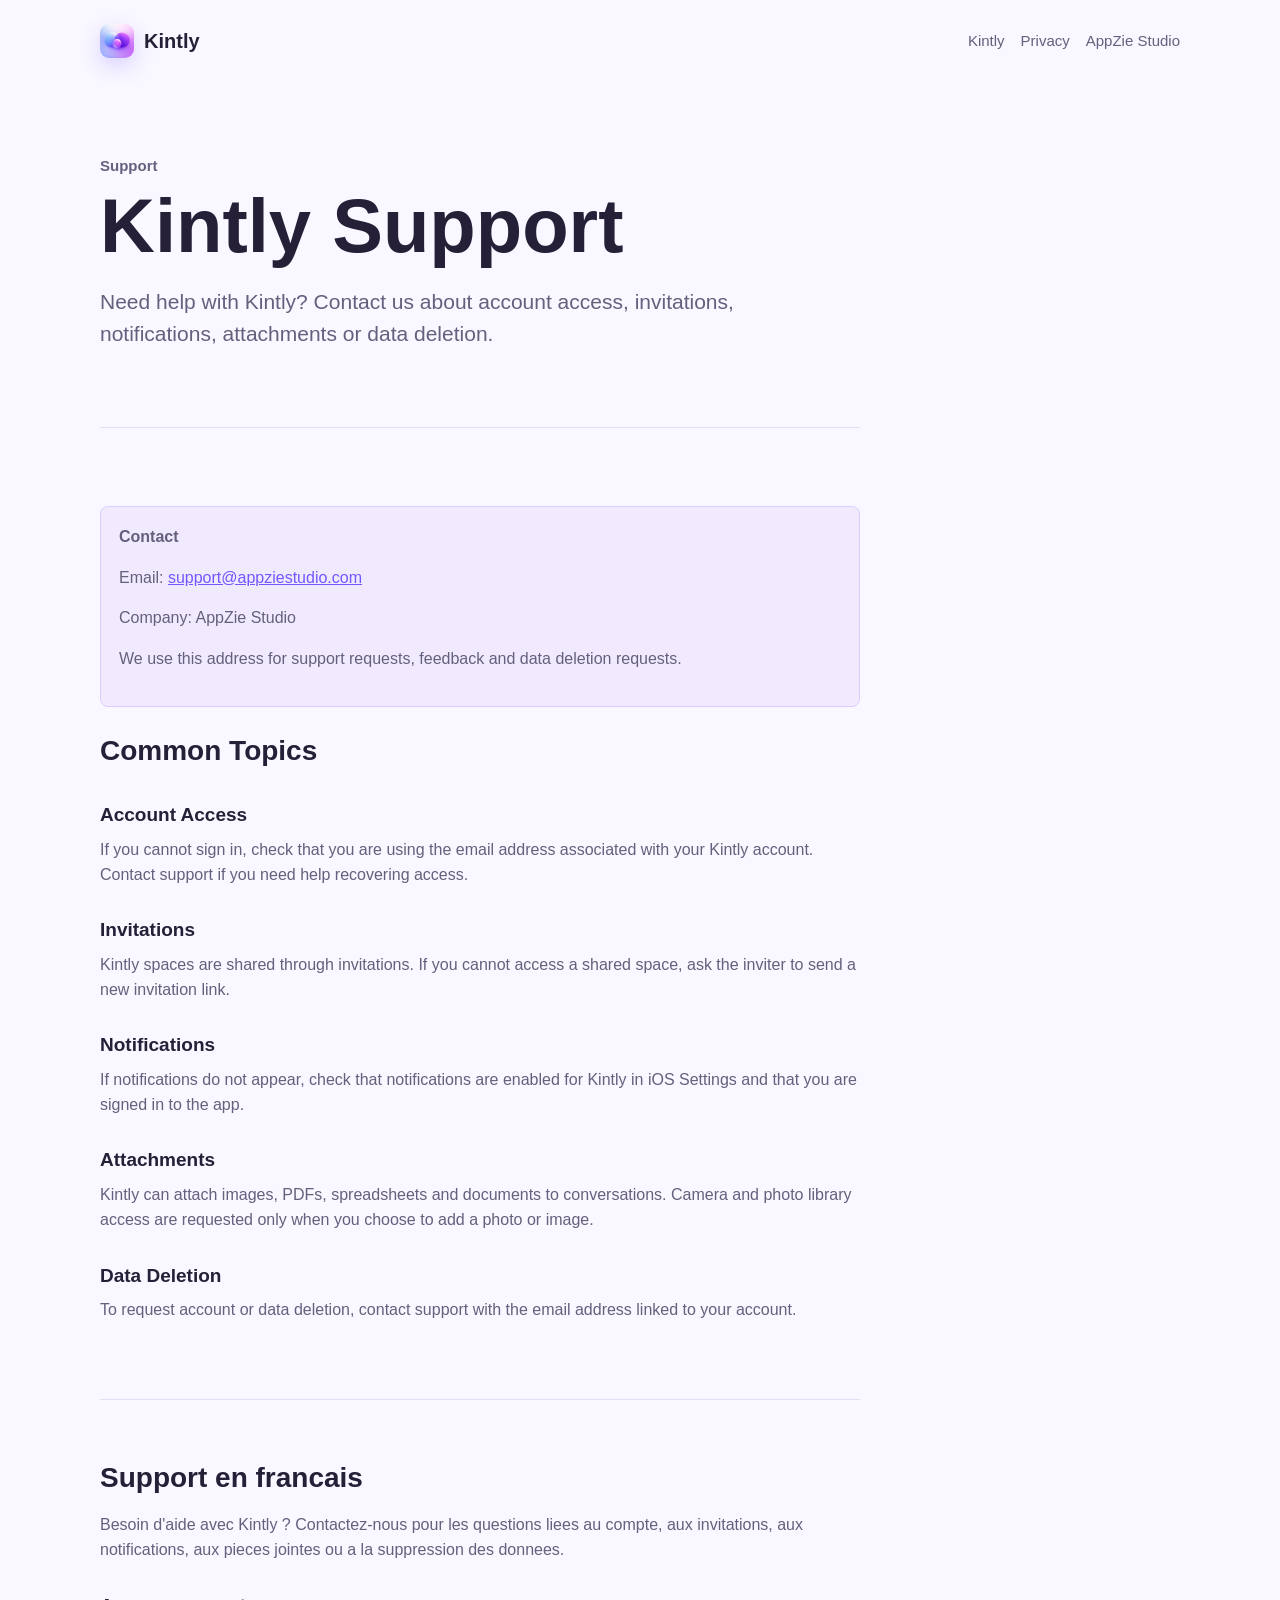
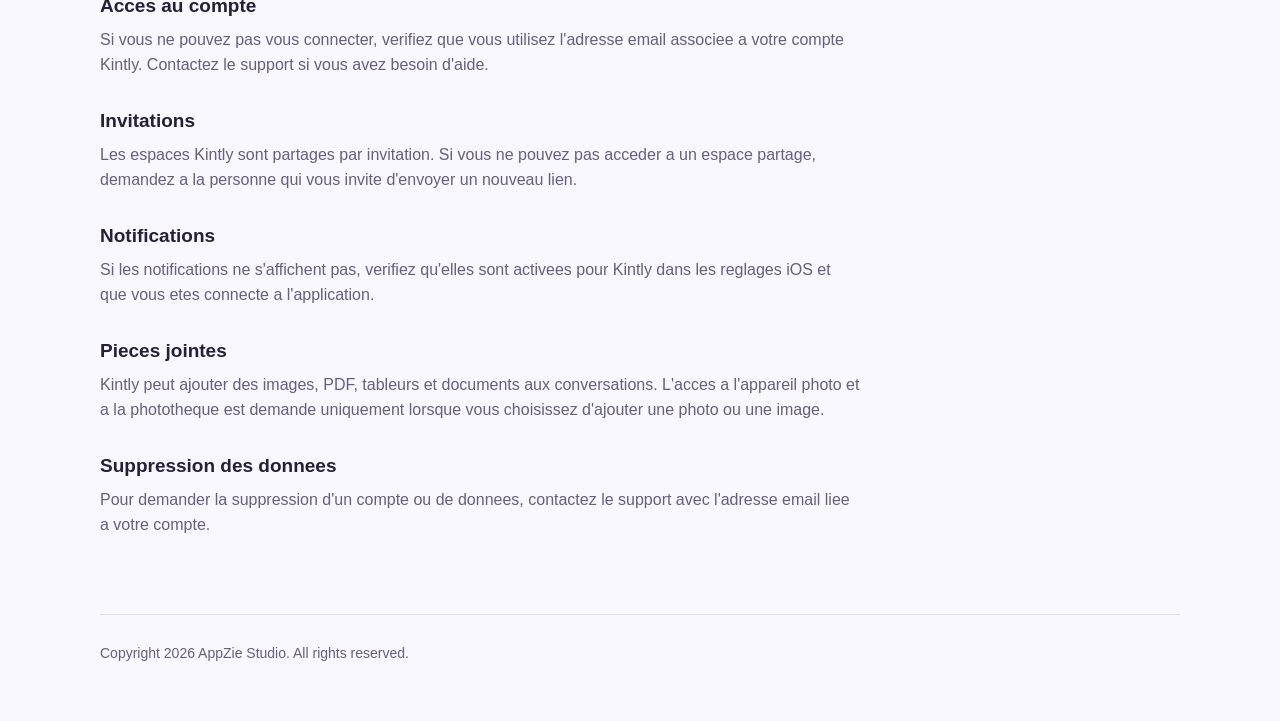
<file: docs/support.html>
<!doctype html>
<html lang="en">
  <head>
    <meta charset="utf-8">
    <meta name="viewport" content="width=device-width, initial-scale=1">
    <title>Kintly Support</title>
    <meta name="description" content="Support information for Kintly.">
    <link rel="stylesheet" href="./styles.css">
  </head>
  <body>
    <main class="page">
      <nav class="nav" aria-label="Main navigation">
        <a class="brand brand-with-icon" href="./index.html">
          <img src="./assets/between-logo.png" alt="" aria-hidden="true">
          <span>Kintly</span>
        </a>
        <div class="links">
          <a href="./index.html">Kintly</a>
          <a href="./privacy.html">Privacy</a>
          <a href="./appzie/">AppZie Studio</a>
        </div>
      </nav>

      <section class="hero document">
        <p class="eyebrow">Support</p>
        <h1>Kintly Support</h1>
        <p class="lead">Need help with Kintly? Contact us about account access, invitations, notifications, attachments or data deletion.</p>
      </section>

      <section class="section document">
        <div class="notice">
          <p><strong>Contact</strong></p>
          <p>Email: <a href="mailto:support@appziestudio.com">support@appziestudio.com</a></p>
          <p>Company: AppZie Studio</p>
          <p class="muted">We use this address for support requests, feedback and data deletion requests.</p>
        </div>

        <h2>Common Topics</h2>
        <h3>Account Access</h3>
        <p>If you cannot sign in, check that you are using the email address associated with your Kintly account. Contact support if you need help recovering access.</p>

        <h3>Invitations</h3>
        <p>Kintly spaces are shared through invitations. If you cannot access a shared space, ask the inviter to send a new invitation link.</p>

        <h3>Notifications</h3>
        <p>If notifications do not appear, check that notifications are enabled for Kintly in iOS Settings and that you are signed in to the app.</p>

        <h3>Attachments</h3>
        <p>Kintly can attach images, PDFs, spreadsheets and documents to conversations. Camera and photo library access are requested only when you choose to add a photo or image.</p>

        <h3>Data Deletion</h3>
        <p>To request account or data deletion, contact support with the email address linked to your account.</p>
      </section>

      <section class="section document" lang="fr">
        <h2>Support en francais</h2>
        <p>Besoin d'aide avec Kintly ? Contactez-nous pour les questions liees au compte, aux invitations, aux notifications, aux pieces jointes ou a la suppression des donnees.</p>

        <h3>Acces au compte</h3>
        <p>Si vous ne pouvez pas vous connecter, verifiez que vous utilisez l'adresse email associee a votre compte Kintly. Contactez le support si vous avez besoin d'aide.</p>

        <h3>Invitations</h3>
        <p>Les espaces Kintly sont partages par invitation. Si vous ne pouvez pas acceder a un espace partage, demandez a la personne qui vous invite d'envoyer un nouveau lien.</p>

        <h3>Notifications</h3>
        <p>Si les notifications ne s'affichent pas, verifiez qu'elles sont activees pour Kintly dans les reglages iOS et que vous etes connecte a l'application.</p>

        <h3>Pieces jointes</h3>
        <p>Kintly peut ajouter des images, PDF, tableurs et documents aux conversations. L'acces a l'appareil photo et a la phototheque est demande uniquement lorsque vous choisissez d'ajouter une photo ou une image.</p>

        <h3>Suppression des donnees</h3>
        <p>Pour demander la suppression d'un compte ou de donnees, contactez le support avec l'adresse email liee a votre compte.</p>
      </section>

      <footer class="footer">
        <p>Copyright 2026 AppZie Studio. All rights reserved.</p>
      </footer>
    </main>
  </body>
</html>
</file>
<file: appzie/styles.css>
:root {
  color-scheme: light;
  --background: #f7f8fb;
  --background-alt: #10131a;
  --surface: #ffffff;
  --text: #151821;
  --muted: #5f6676;
  --accent: #256dff;
  --accent-strong: #a638ff;
  --accent-soft: #e8f1ff;
  --line: #dce2ec;
}

* {
  box-sizing: border-box;
}

body {
  margin: 0;
  background: var(--background);
  color: var(--text);
  font-family: -apple-system, BlinkMacSystemFont, "Segoe UI", sans-serif;
  line-height: 1.55;
}

a {
  color: var(--accent);
}

.page {
  width: min(1080px, calc(100% - 32px));
  margin: 0 auto;
}

.nav {
  display: flex;
  align-items: center;
  justify-content: space-between;
  gap: 20px;
  padding: 26px 0;
}

.brand {
  color: var(--text);
  font-size: 20px;
  font-weight: 700;
  text-decoration: none;
}

.links {
  display: flex;
  gap: 16px;
  flex-wrap: wrap;
}

.links a {
  color: var(--muted);
  font-size: 15px;
  text-decoration: none;
}

.hero {
  padding: 72px 0 56px;
}

.studio-hero {
  min-height: 760px;
  padding: 68px 0 92px;
  background:
    radial-gradient(circle at 76% 30%, rgba(166, 56, 255, 0.24), transparent 34%),
    radial-gradient(circle at 66% 36%, rgba(27, 202, 255, 0.24), transparent 30%),
    linear-gradient(145deg, rgba(255, 255, 255, 0.82), rgba(232, 241, 255, 0.72)),
    var(--background);
  overflow: hidden;
}

.hero-layout {
  display: grid;
  grid-template-columns: minmax(0, 1.02fr) minmax(340px, 0.98fr);
  align-items: center;
  gap: 54px;
}

.hero-copy {
  max-width: 720px;
}

.eyebrow {
  color: var(--accent);
  font-size: 15px;
  font-weight: 700;
  margin: 0 0 12px;
}

h1 {
  max-width: 820px;
  margin: 0;
  font-size: clamp(44px, 7vw, 82px);
  letter-spacing: 0;
  line-height: 0.98;
}

h2 {
  margin: 0 0 14px;
  font-size: 28px;
  letter-spacing: 0;
}

h3 {
  margin: 28px 0 8px;
  font-size: 19px;
  letter-spacing: 0;
}

p {
  margin: 0 0 16px;
}

.lead {
  max-width: 680px;
  margin-top: 22px;
  color: var(--muted);
  font-size: 21px;
}

.text-link {
  display: inline-block;
  margin-top: 12px;
  color: var(--text);
  font-weight: 700;
  text-decoration-color: var(--accent);
  text-decoration-thickness: 2px;
  text-underline-offset: 5px;
}

.logo-stage {
  position: relative;
  display: grid;
  place-items: center;
  min-height: 560px;
}

.logo-stage::before {
  position: absolute;
  width: min(620px, 78vw);
  aspect-ratio: 1;
  content: "";
  background:
    radial-gradient(circle at 38% 42%, rgba(0, 194, 255, 0.38), transparent 34%),
    radial-gradient(circle at 65% 48%, rgba(197, 58, 255, 0.42), transparent 34%),
    rgba(17, 20, 28, 0.08);
  border-radius: 999px;
  filter: blur(14px);
}

.hero-logo {
  position: relative;
  width: min(520px, 82vw);
  height: auto;
  border-radius: 34px;
  box-shadow: 0 34px 90px rgba(21, 24, 33, 0.24);
}

.section {
  border-top: 1px solid var(--line);
  padding: 64px 0;
}

.section-heading {
  max-width: 760px;
  margin-bottom: 28px;
}

.section-heading p:not(.eyebrow) {
  color: var(--muted);
  font-size: 20px;
}

.grid {
  display: grid;
  grid-template-columns: repeat(3, 1fr);
  gap: 18px;
}

.card {
  min-height: 150px;
  padding: 22px;
  background: var(--surface);
  border: 1px solid var(--line);
  border-radius: 8px;
}

.card p,
.stack-list,
.melbourne p {
  color: var(--muted);
}

.split {
  display: grid;
  grid-template-columns: 0.85fr 1.15fr;
  gap: 44px;
}

.stack-list {
  display: grid;
  gap: 16px;
  font-size: 18px;
}

.stack-list strong {
  color: var(--text);
}

.signature-band {
  padding: 78px 0;
  background:
    radial-gradient(circle at 22% 24%, rgba(25, 197, 255, 0.34), transparent 32%),
    radial-gradient(circle at 86% 50%, rgba(166, 56, 255, 0.34), transparent 30%),
    var(--background-alt);
  color: #ffffff;
}

.signature-layout {
  max-width: 840px;
}

.signature-layout h2 {
  max-width: 780px;
  font-size: clamp(34px, 6vw, 62px);
  line-height: 1;
}

.signature-layout p {
  max-width: 720px;
  color: rgba(255, 255, 255, 0.76);
  font-size: 20px;
}

.signature-kicker {
  color: #74dbff;
  font-weight: 700;
}

.melbourne {
  max-width: 780px;
}

.melbourne p {
  font-size: 20px;
}

.contact-section {
  display: flex;
  align-items: center;
  justify-content: space-between;
  gap: 32px;
}

.contact-email {
  color: var(--text);
  font-size: clamp(22px, 4vw, 34px);
  font-weight: 700;
  text-decoration-color: var(--accent);
  text-decoration-thickness: 2px;
  text-underline-offset: 6px;
  word-break: break-word;
}

.notice {
  padding: 18px;
  margin: 22px 0;
  background: var(--accent-soft);
  border: 1px solid #bedbd8;
  border-radius: 8px;
}

.document {
  max-width: 760px;
  padding-bottom: 60px;
}

.document ul {
  padding-left: 22px;
}

.document li {
  margin-bottom: 8px;
}

.muted {
  color: var(--muted);
}

.footer {
  border-top: 1px solid var(--line);
  color: var(--muted);
  padding: 28px 0 40px;
  font-size: 14px;
}

@media (max-width: 720px) {
  .nav {
    align-items: flex-start;
    flex-direction: column;
  }

  .hero {
    padding-top: 44px;
  }

  .studio-hero {
    min-height: 0;
    padding: 44px 0 54px;
  }

  .hero-layout,
  .split {
    grid-template-columns: 1fr;
  }

  .logo-stage {
    min-height: 360px;
  }

  .hero-logo {
    border-radius: 24px;
  }

  .grid {
    grid-template-columns: 1fr;
  }

  .contact-section {
    align-items: flex-start;
    flex-direction: column;
  }
}
</file>
<file: docs/styles.css>
:root {
  color-scheme: light;
  --background: #f9f7ff;
  --surface: #ffffff;
  --text: #252038;
  --muted: #665f7d;
  --accent: #7257ff;
  --accent-strong: #d64feb;
  --accent-soft: #f1eaff;
  --line: #e5def3;
}

* {
  box-sizing: border-box;
}

body {
  margin: 0;
  background: var(--background);
  color: var(--text);
  font-family: -apple-system, BlinkMacSystemFont, "Segoe UI", sans-serif;
  line-height: 1.55;
}

a {
  color: var(--accent);
}

.page {
  width: min(1080px, calc(100% - 32px));
  margin: 0 auto;
}

.nav {
  display: flex;
  align-items: center;
  justify-content: space-between;
  gap: 20px;
  padding: 24px 0;
}

.brand {
  color: var(--text);
  font-size: 20px;
  font-weight: 700;
  text-decoration: none;
}

.brand-with-icon {
  display: inline-flex;
  align-items: center;
  gap: 10px;
}

.brand-with-icon img {
  width: 34px;
  height: 34px;
  border-radius: 9px;
  box-shadow: 0 8px 20px rgba(114, 87, 255, 0.22);
}

.links {
  display: flex;
  gap: 16px;
  flex-wrap: wrap;
}

.links a {
  color: var(--muted);
  font-size: 15px;
  text-decoration: none;
}

.hero {
  padding: 72px 0 56px;
}

.between-hero {
  padding: 64px 0 84px;
  background:
    radial-gradient(circle at 72% 28%, rgba(217, 79, 235, 0.24), transparent 30%),
    radial-gradient(circle at 62% 56%, rgba(100, 157, 255, 0.24), transparent 36%),
    linear-gradient(135deg, rgba(255, 255, 255, 0.84), rgba(243, 232, 255, 0.76));
}

.between-hero-layout {
  display: grid;
  grid-template-columns: minmax(0, 1fr) minmax(260px, 410px);
  align-items: center;
  gap: 48px;
}

.between-visual {
  position: relative;
  min-height: 570px;
}

.between-logo-hero {
  position: absolute;
  left: 0;
  top: 16px;
  width: min(300px, 54vw);
  height: auto;
  border-radius: 52px;
  box-shadow: 0 28px 80px rgba(114, 87, 255, 0.25);
}

.between-shot {
  position: absolute;
  width: min(260px, 44vw);
  height: auto;
  border: 1px solid rgba(70, 51, 115, 0.12);
  border-radius: 28px;
  box-shadow: 0 24px 70px rgba(70, 51, 115, 0.18);
}

.between-shot-main {
  right: 0;
  top: 166px;
  z-index: 2;
}

.eyebrow {
  color: var(--accent);
  font-size: 15px;
  font-weight: 700;
  margin: 0 0 12px;
}

h1 {
  max-width: 800px;
  margin: 0;
  font-size: clamp(42px, 8vw, 76px);
  letter-spacing: 0;
  line-height: 0.98;
}

h2 {
  margin: 0 0 14px;
  font-size: 28px;
  letter-spacing: 0;
}

h3 {
  margin: 28px 0 8px;
  font-size: 19px;
  letter-spacing: 0;
}

p {
  margin: 0 0 16px;
}

.lead {
  max-width: 680px;
  margin-top: 22px;
  color: var(--muted);
  font-size: 21px;
}

.section {
  border-top: 1px solid var(--line);
  padding: 56px 0;
}

.section-heading {
  max-width: 760px;
  margin-bottom: 28px;
}

.section-heading p:not(.eyebrow) {
  color: var(--muted);
  font-size: 20px;
}

.grid {
  display: grid;
  grid-template-columns: repeat(3, 1fr);
  gap: 18px;
}

.card {
  min-height: 150px;
  padding: 22px;
  background:
    linear-gradient(180deg, rgba(255, 255, 255, 0.94), rgba(249, 247, 255, 0.94)),
    var(--surface);
  border: 1px solid var(--line);
  border-radius: 8px;
}

.card p,
.document p,
.document li,
.message-help p,
.muted {
  color: var(--muted);
}

.message-help {
  display: grid;
  grid-template-columns: minmax(0, 1fr) minmax(240px, 320px);
  align-items: center;
  gap: 44px;
  padding: 34px;
  background:
    radial-gradient(circle at 86% 22%, rgba(214, 79, 235, 0.18), transparent 34%),
    radial-gradient(circle at 18% 80%, rgba(114, 87, 255, 0.14), transparent 30%),
    var(--surface);
  border: 1px solid var(--line);
  border-radius: 8px;
}

.message-help-image {
  width: 100%;
  max-width: 300px;
  justify-self: center;
  border: 1px solid rgba(70, 51, 115, 0.12);
  border-radius: 28px;
  box-shadow: 0 24px 70px rgba(70, 51, 115, 0.18);
}

.notice {
  padding: 18px;
  margin: 22px 0;
  background: var(--accent-soft);
  border: 1px solid #dacdff;
  border-radius: 8px;
}

.document {
  max-width: 760px;
  padding-bottom: 60px;
}

.document ul {
  padding-left: 22px;
}

.document li {
  margin-bottom: 8px;
}

.footer {
  border-top: 1px solid var(--line);
  color: var(--muted);
  padding: 28px 0 40px;
  font-size: 14px;
}

@media (max-width: 720px) {
  .nav {
    align-items: flex-start;
    flex-direction: column;
  }

  .between-hero-layout {
    grid-template-columns: 1fr;
  }

  .between-visual {
    min-height: 500px;
  }

  .between-logo-hero {
    width: min(260px, 68vw);
    border-radius: 42px;
  }

  .between-shot {
    width: min(220px, 58vw);
    border-radius: 22px;
  }

  .between-shot-main {
    top: 170px;
  }

  .grid {
    grid-template-columns: 1fr;
  }

  .message-help {
    grid-template-columns: 1fr;
    padding: 24px;
  }
}
</file>
<file: between/styles.css>
:root {
  color-scheme: light;
  --background: #f9f7ff;
  --surface: #ffffff;
  --text: #252038;
  --muted: #665f7d;
  --accent: #7257ff;
  --accent-strong: #d64feb;
  --accent-soft: #f1eaff;
  --line: #e5def3;
}

* {
  box-sizing: border-box;
}

body {
  margin: 0;
  background: var(--background);
  color: var(--text);
  font-family: -apple-system, BlinkMacSystemFont, "Segoe UI", sans-serif;
  line-height: 1.55;
}

a {
  color: var(--accent);
}

.page {
  width: min(1080px, calc(100% - 32px));
  margin: 0 auto;
}

.nav {
  display: flex;
  align-items: center;
  justify-content: space-between;
  gap: 20px;
  padding: 24px 0;
}

.brand {
  color: var(--text);
  font-size: 20px;
  font-weight: 700;
  text-decoration: none;
}

.brand-with-icon {
  display: inline-flex;
  align-items: center;
  gap: 10px;
}

.brand-with-icon img {
  width: 34px;
  height: 34px;
  border-radius: 9px;
  box-shadow: 0 8px 20px rgba(114, 87, 255, 0.22);
}

.links {
  display: flex;
  gap: 16px;
  flex-wrap: wrap;
}

.links a {
  color: var(--muted);
  font-size: 15px;
  text-decoration: none;
}

.hero {
  padding: 72px 0 56px;
}

.between-hero {
  padding: 64px 0 84px;
  background:
    radial-gradient(circle at 72% 28%, rgba(217, 79, 235, 0.24), transparent 30%),
    radial-gradient(circle at 62% 56%, rgba(100, 157, 255, 0.24), transparent 36%),
    linear-gradient(135deg, rgba(255, 255, 255, 0.84), rgba(243, 232, 255, 0.76));
}

.between-hero-layout {
  display: grid;
  grid-template-columns: minmax(0, 1fr) minmax(260px, 410px);
  align-items: center;
  gap: 48px;
}

.between-visual {
  position: relative;
  min-height: 570px;
}

.between-logo-hero {
  position: absolute;
  left: 0;
  top: 16px;
  width: min(300px, 54vw);
  height: auto;
  border-radius: 52px;
  box-shadow: 0 28px 80px rgba(114, 87, 255, 0.25);
}

.between-shot {
  position: absolute;
  width: min(260px, 44vw);
  height: auto;
  border: 1px solid rgba(70, 51, 115, 0.12);
  border-radius: 28px;
  box-shadow: 0 24px 70px rgba(70, 51, 115, 0.18);
}

.between-shot-main {
  right: 0;
  top: 166px;
  z-index: 2;
}

.eyebrow {
  color: var(--accent);
  font-size: 15px;
  font-weight: 700;
  margin: 0 0 12px;
}

h1 {
  max-width: 800px;
  margin: 0;
  font-size: clamp(42px, 8vw, 76px);
  letter-spacing: 0;
  line-height: 0.98;
}

h2 {
  margin: 0 0 14px;
  font-size: 28px;
  letter-spacing: 0;
}

h3 {
  margin: 28px 0 8px;
  font-size: 19px;
  letter-spacing: 0;
}

p {
  margin: 0 0 16px;
}

.lead {
  max-width: 680px;
  margin-top: 22px;
  color: var(--muted);
  font-size: 21px;
}

.section {
  border-top: 1px solid var(--line);
  padding: 56px 0;
}

.section-heading {
  max-width: 760px;
  margin-bottom: 28px;
}

.section-heading p:not(.eyebrow) {
  color: var(--muted);
  font-size: 20px;
}

.grid {
  display: grid;
  grid-template-columns: repeat(3, 1fr);
  gap: 18px;
}

.card {
  min-height: 150px;
  padding: 22px;
  background:
    linear-gradient(180deg, rgba(255, 255, 255, 0.94), rgba(249, 247, 255, 0.94)),
    var(--surface);
  border: 1px solid var(--line);
  border-radius: 8px;
}

.card p,
.document p,
.document li,
.muted {
  color: var(--muted);
}

.notice {
  padding: 18px;
  margin: 22px 0;
  background: var(--accent-soft);
  border: 1px solid #dacdff;
  border-radius: 8px;
}

.document {
  max-width: 760px;
  padding-bottom: 60px;
}

.document ul {
  padding-left: 22px;
}

.document li {
  margin-bottom: 8px;
}

.footer {
  border-top: 1px solid var(--line);
  color: var(--muted);
  padding: 28px 0 40px;
  font-size: 14px;
}

@media (max-width: 720px) {
  .nav {
    align-items: flex-start;
    flex-direction: column;
  }

  .between-hero-layout {
    grid-template-columns: 1fr;
  }

  .between-visual {
    min-height: 500px;
  }

  .between-logo-hero {
    width: min(260px, 68vw);
    border-radius: 42px;
  }

  .between-shot {
    width: min(220px, 58vw);
    border-radius: 22px;
  }

  .between-shot-main {
    top: 170px;
  }

  .grid {
    grid-template-columns: 1fr;
  }
}
</file>
